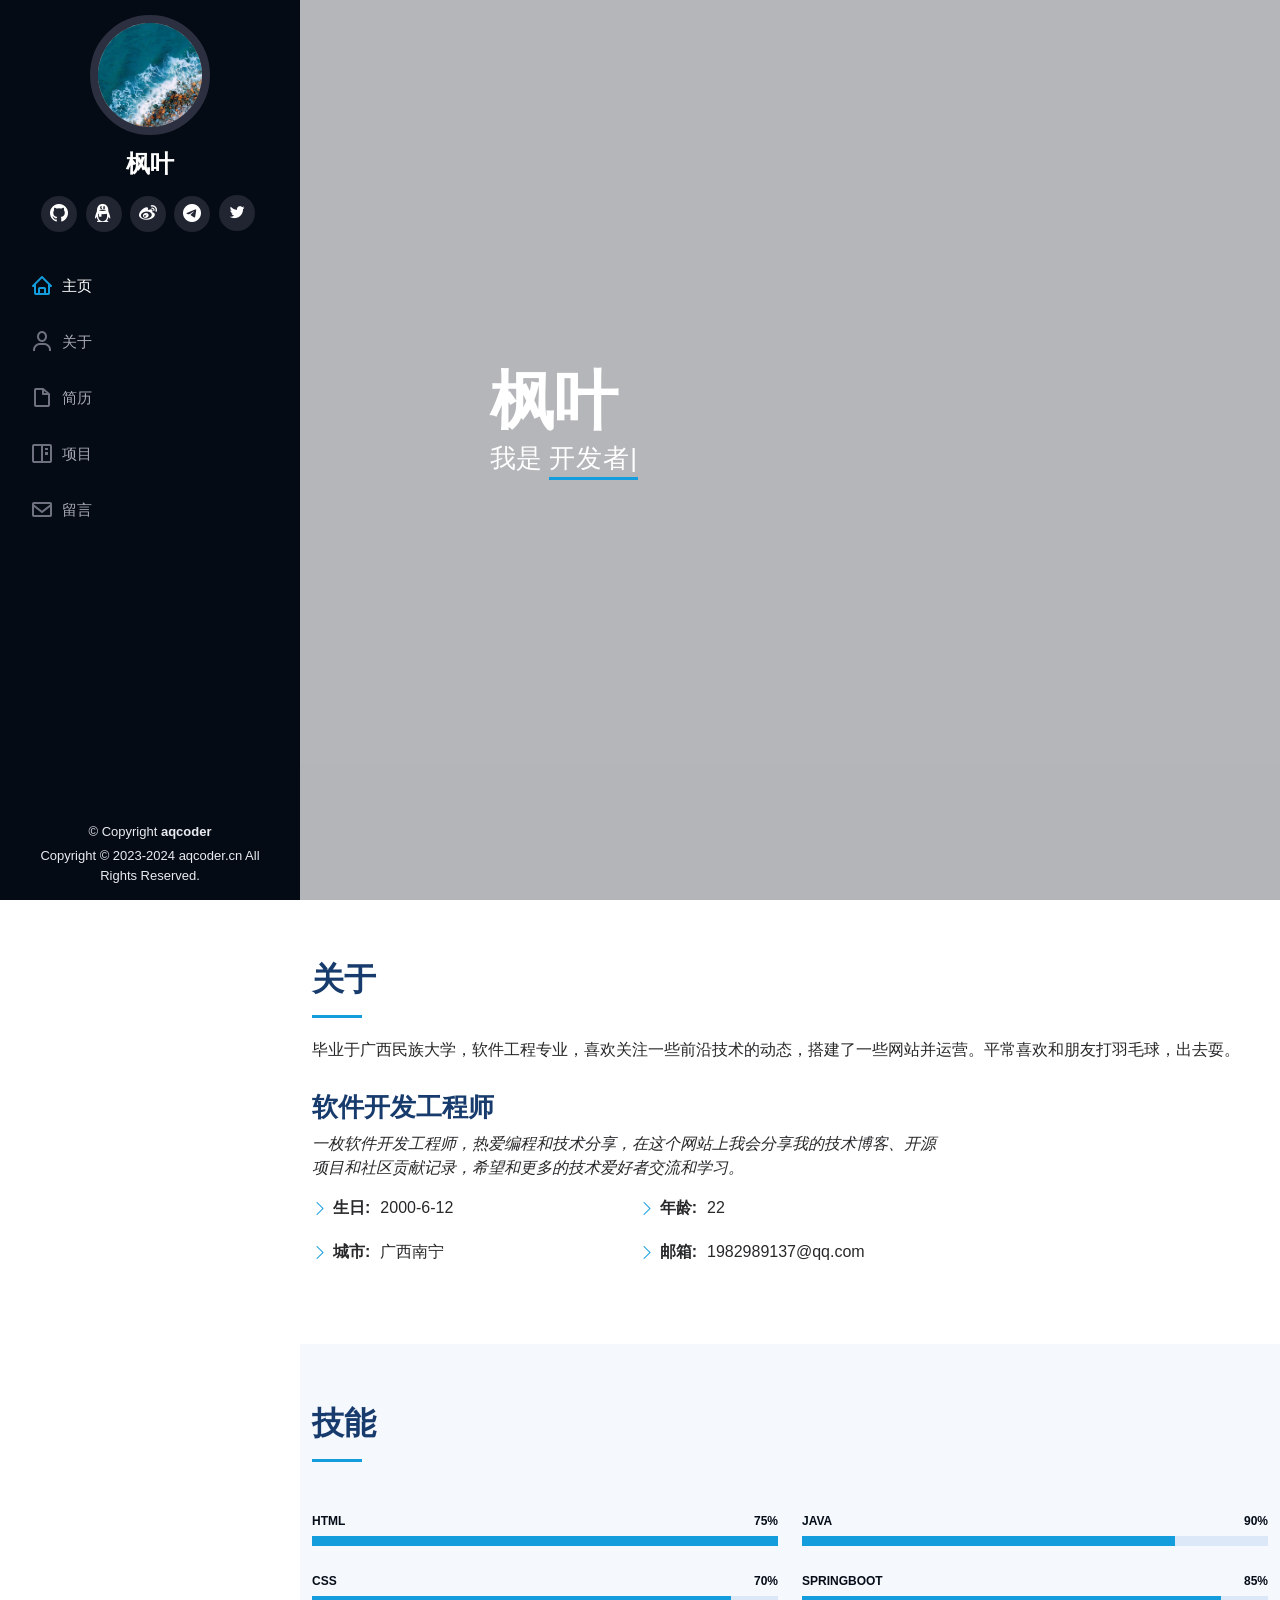
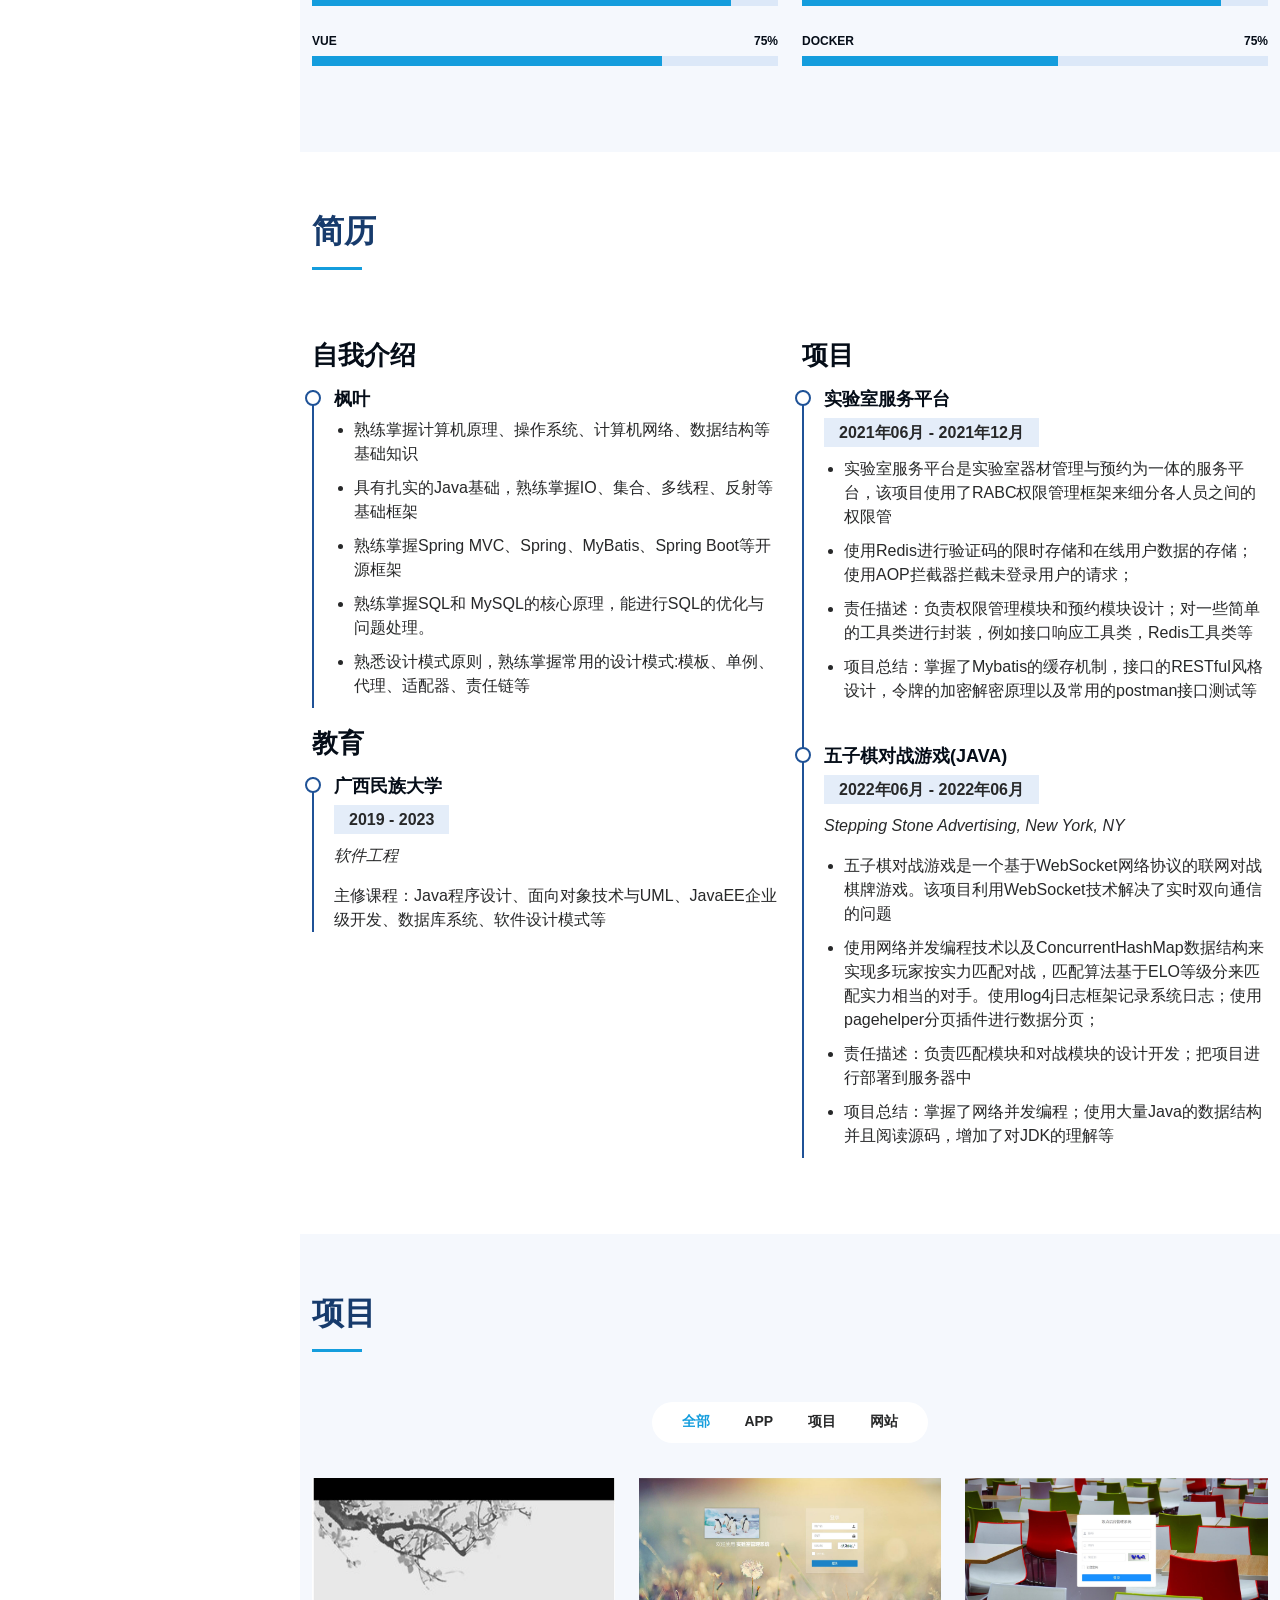
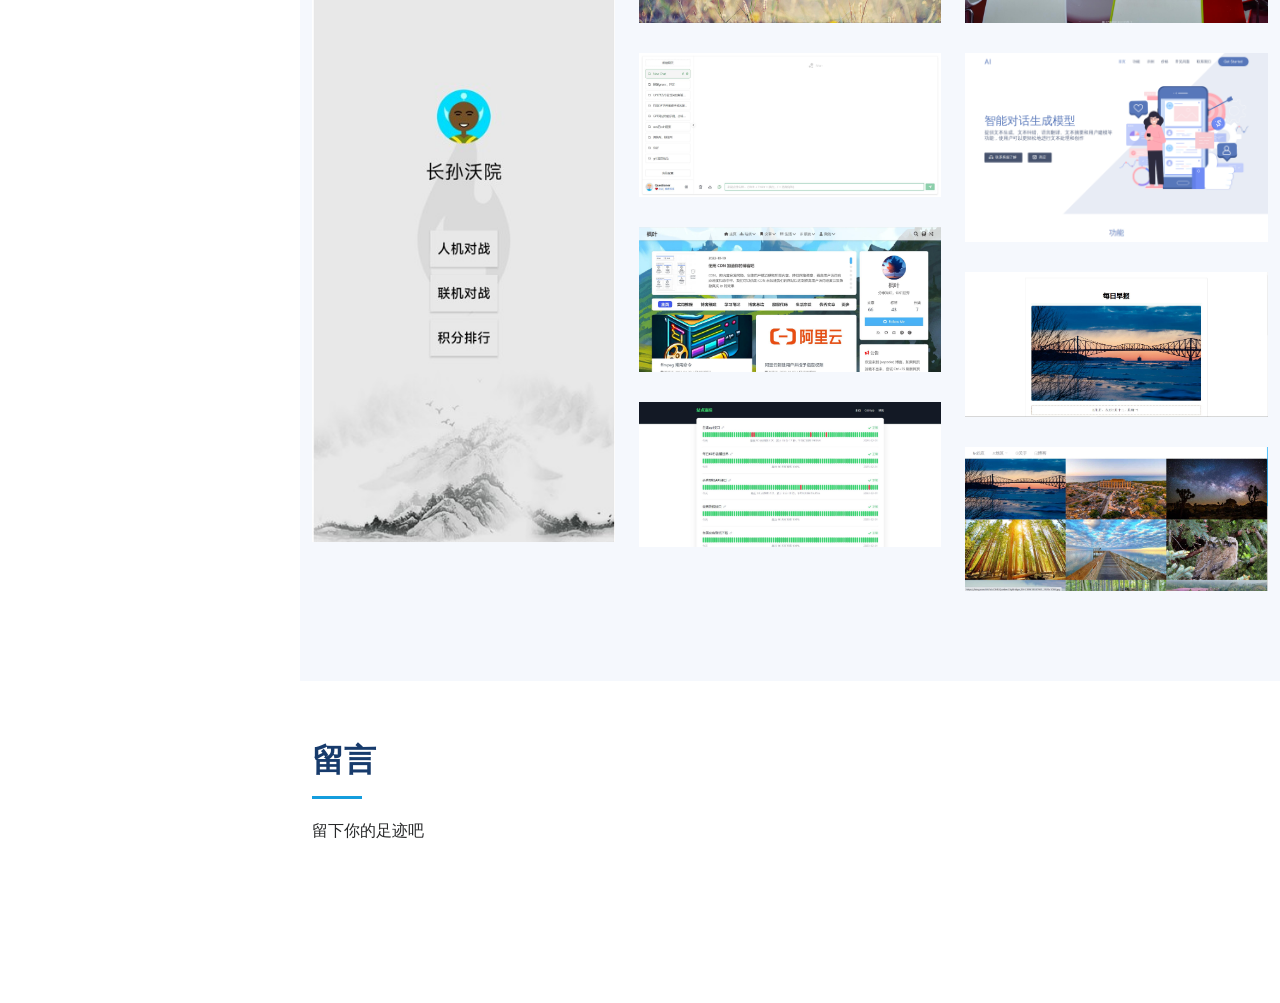
<file: index.html>
<!DOCTYPE html>
<html lang="en">

<head>
  <meta charset="utf-8">
  <meta content="width=device-width, initial-scale=1.0" name="viewport">

  <title>个人后端学习后台-个人主页</title>
  <meta content="我是一名软件开发工程师，热爱编程和技术分享，在这个网站上我会分享我的技术博客、开源项目和社区贡献记录，希望和更多的技术爱好者交流和学习" name="description">
  <meta content="博客,写作,阅读,学术研究,文化交流,编程,软件开发,技术博客,开源项目,社区贡献" name="keywords">

  <link href="assets/img/favicon.png" rel="icon">
  <link href="assets/img/apple-touch-icon.png" rel="apple-touch-icon">

  <link href="assets/vendor/aos/aos.css" rel="stylesheet">
  <link href="assets/vendor/bootstrap/css/bootstrap.min.css" rel="stylesheet">
  <link href="assets/vendor/bootstrap-icons/bootstrap-icons.css" rel="stylesheet">
  <link href="assets/vendor/boxicons/css/boxicons.min.css" rel="stylesheet">
  <link href="assets/vendor/glightbox/css/glightbox.min.css" rel="stylesheet">
  <link href="assets/vendor/swiper/swiper-bundle.min.css" rel="stylesheet">

  <link href="assets/css/style.css" rel="stylesheet">
  <script charset="UTF-8" id="LA_COLLECT" src="//sdk.51.la/js-sdk-pro.min.js"></script>
  <script>LA.init({ id: "KRFNvLFZwSFuA2NM", ck: "KRFNvLFZwSFuA2NM" })</script>

</head>

<body>

  <i class="bi bi-list mobile-nav-toggle d-xl-none"></i>

  <header id="header">
    <div class="d-flex flex-column">

      <div class="profile">
        <img src="assets/img/profile-img.jpg" alt="avatar" class="img-fluid rounded-circle">
        <h1 class="text-light"><a href="index.html">枫叶</a></h1>
        <div class="social-links mt-3 text-center">
          <a href="https://github.com/flow2000" target="_blank" class="github"><i class="bi bi-github"></i></a>
          <a href="https://res.abeim.cn/api/qq/?qq=1982989137" target="_blank" class="tencent-qq"><i
              class="bi bi-tencent-qq"></i></a>
          <a href="https://weibo.com/flow2000" target="_blank" class="weibo"><i class="bi bi-sina-weibo"></i></a>
          <a href="https://t.me/xingyueya" target="_blank" class="telegram"><i class="bi bi-telegram"></i></a>
          <a href="https://twitter.com/flow_fengye" target="_blank" class="twitter"><i class="bx bxl-twitter"></i></a>
        </div>
      </div>

      <nav id="navbar" class="nav-menu navbar">
        <ul>
          <li><a href="#hero" class="nav-link scrollto active"><i class="bx bx-home"></i> <span>主页</span></a></li>
          <li><a href="#about" class="nav-link scrollto"><i class="bx bx-user"></i> <span>关于</span></a></li>
          <li><a href="#resume" class="nav-link scrollto"><i class="bx bx-file-blank"></i> <span>简历</span></a></li>
          <li><a href="#portfolio" class="nav-link scrollto"><i class="bx bx-book-content"></i> <span>项目</span></a></li>
          <li><a href="#contact" class="nav-link scrollto"><i class="bx bx-envelope"></i> <span>留言</span></a></li>
        </ul>
      </nav>
    </div>
  </header>

  <section id="hero" class="d-flex flex-column justify-content-center align-items-center">
    <div class="hero-container" data-aos="fade-in">
      <h1>枫叶</h1>
      <p>我是 <span class="typed" data-typed-items="开发者, 程序设计师, Prompt工程师"></span></p>
    </div>
  </section>

  <main id="main">

    <section id="about" class="about">
      <div class="container">

        <div class="section-title">
          <h2>关于</h2>
          <p>毕业于广西民族大学，软件工程专业，喜欢关注一些前沿技术的动态，搭建了一些网站并运营。平常喜欢和朋友打羽毛球，出去耍。</p>
        </div>

        <div class="row">
          <div class="col-lg-8 pt-4 pt-lg-0 content" data-aos="fade-left">
            <h3>软件开发工程师</h3>
            <p class="fst-italic">
              一枚软件开发工程师，热爱编程和技术分享，在这个网站上我会分享我的技术博客、开源项目和社区贡献记录，希望和更多的技术爱好者交流和学习。
            </p>
            <div class="row">
              <div class="col-lg-6">
                <ul>
                  <li><i class="bi bi-chevron-right"></i> <strong>生日:</strong> <span>2000-6-12</span></li>
                  <li><i class="bi bi-chevron-right"></i> <strong>城市:</strong> <span>广西南宁</span></li>
                </ul>
              </div>
              <div class="col-lg-6">
                <ul>
                  <li><i class="bi bi-chevron-right"></i> <strong>年龄:</strong> <span>22</span></li>
                  <li><i class="bi bi-chevron-right"></i> <strong>邮箱:</strong> <span>1982989137@qq.com</span></li>
                </ul>
              </div>
            </div>
            <p>

            </p>
          </div>
        </div>

      </div>
    </section>

    <section id="skills" class="skills section-bg">
      <div class="container">

        <div class="section-title">
          <h2>技能</h2>
          <p></p>
        </div>

        <div class="row skills-content">

          <div class="col-lg-6" data-aos="fade-up">

            <div class="progress">
              <span class="skill">HTML <i class="val">75%</i></span>
              <div class="progress-bar-wrap">
                <div class="progress-bar" role="progressbar" aria-valuenow="100" aria-valuemin="0" aria-valuemax="100">
                </div>
              </div>
            </div>

            <div class="progress">
              <span class="skill">CSS <i class="val">70%</i></span>
              <div class="progress-bar-wrap">
                <div class="progress-bar" role="progressbar" aria-valuenow="90" aria-valuemin="0" aria-valuemax="100">
                </div>
              </div>
            </div>

            <div class="progress">
              <span class="skill">Vue <i class="val">75%</i></span>
              <div class="progress-bar-wrap">
                <div class="progress-bar" role="progressbar" aria-valuenow="75" aria-valuemin="0" aria-valuemax="100">
                </div>
              </div>
            </div>

          </div>

          <div class="col-lg-6" data-aos="fade-up" data-aos-delay="100">

            <div class="progress">
              <span class="skill">Java <i class="val">90%</i></span>
              <div class="progress-bar-wrap">
                <div class="progress-bar" role="progressbar" aria-valuenow="80" aria-valuemin="0" aria-valuemax="100">
                </div>
              </div>
            </div>

            <div class="progress">
              <span class="skill">SpringBoot <i class="val">85%</i></span>
              <div class="progress-bar-wrap">
                <div class="progress-bar" role="progressbar" aria-valuenow="90" aria-valuemin="0" aria-valuemax="100">
                </div>
              </div>
            </div>

            <div class="progress">
              <span class="skill">Docker <i class="val">75%</i></span>
              <div class="progress-bar-wrap">
                <div class="progress-bar" role="progressbar" aria-valuenow="55" aria-valuemin="0" aria-valuemax="100">
                </div>
              </div>
            </div>

          </div>

        </div>

      </div>
    </section>

    <section id="resume" class="resume">
      <div class="container">

        <div class="section-title">
          <h2>简历</h2>
        </div>

        <div class="row">
          <div class="col-lg-6" data-aos="fade-up">
            <h3 class="resume-title">自我介绍</h3>
            <div class="resume-item pb-0">
              <h4>枫叶</h4>
              <ul>
                <li>熟练掌握计算机原理、操作系统、计算机网络、数据结构等基础知识</li>
                <li>具有扎实的Java基础，熟练掌握IO、集合、多线程、反射等基础框架</li>
                <li>熟练掌握Spring MVC、Spring、MyBatis、Spring Boot等开源框架</li>
                <li>熟练掌握SQL和 MySQL的核心原理，能进行SQL的优化与问题处理。</li>
                <li>熟悉设计模式原则，熟练掌握常用的设计模式:模板、单例、代理、适配器、责任链等</li>
              </ul>
            </div>

            <h3 class="resume-title">教育</h3>
            <div class="resume-item">
              <h4>广西民族大学</h4>
              <h5>2019 - 2023</h5>
              <p><em>软件工程</em></p>
              <p>主修课程：Java程序设计、面向对象技术与UML、JavaEE企业级开发、数据库系统、软件设计模式等</p>
            </div>
          </div>
          <div class="col-lg-6" data-aos="fade-up" data-aos-delay="100">
            <h3 class="resume-title">项目</h3>
            <div class="resume-item">
              <h4>实验室服务平台</h4>
              <h5>2021年06月 - 2021年12月</h5>
              <ul>
                <li>实验室服务平台是实验室器材管理与预约为一体的服务平台，该项目使用了RABC权限管理框架来细分各人员之间的权限管</li>
                <li>使用Redis进行验证码的限时存储和在线用户数据的存储；使用AOP拦截器拦截未登录用户的请求； </li>
                <li>责任描述：负责权限管理模块和预约模块设计；对一些简单的工具类进行封装，例如接口响应工具类，Redis工具类等</li>
                <li>项目总结：掌握了Mybatis的缓存机制，接口的RESTful风格设计，令牌的加密解密原理以及常用的postman接口测试等</li>
              </ul>
            </div>
            <div class="resume-item">
              <h4>五子棋对战游戏(Java)</h4>
              <h5>2022年06月 - 2022年06月</h5>
              <p><em>Stepping Stone Advertising, New York, NY</em></p>
              <ul>
                <li>五子棋对战游戏是一个基于WebSocket网络协议的联网对战棋牌游戏。该项目利用WebSocket技术解决了实时双向通信的问题</li>
                <li>使用网络并发编程技术以及ConcurrentHashMap数据结构来实现多玩家按实力匹配对战，匹配算法基于ELO等级分来匹
                  配实力相当的对手。使用log4j日志框架记录系统日志；使用pagehelper分页插件进行数据分页；
                </li>
                <li>责任描述：负责匹配模块和对战模块的设计开发；把项目进行部署到服务器中</li>
                <li>项目总结：掌握了网络并发编程；使用大量Java的数据结构并且阅读源码，增加了对JDK的理解等</li>
              </ul>
            </div>
          </div>
        </div>

      </div>
    </section>

    <section id="portfolio" class="portfolio section-bg">
      <div class="container">

        <div class="section-title">
          <h2>项目</h2>
          <p></p>
        </div>

        <div class="row" data-aos="fade-up">
          <div class="col-lg-12 d-flex justify-content-center">
            <ul id="portfolio-flters">
              <li data-filter="*" class="filter-active">全部</li>
              <li data-filter=".filter-app">App</li>
              <li data-filter=".filter-card">项目</li>
              <li data-filter=".filter-web">网站</li>
            </ul>
          </div>
        </div>

        <div class="row portfolio-container" data-aos="fade-up" data-aos-delay="100">

          <div class="col-lg-4 col-md-6 portfolio-item filter-app">
            <div class="portfolio-wrap">
              <img src="assets/img/portfolio/portfolio-1.jpg" class="img-fluid" alt="">
              <div class="portfolio-links">
                <a href="assets/img/portfolio/portfolio-1.jpg" data-gallery="portfolioGallery"
                  class="portfolio-lightbox" title="五子棋游戏"><i class="bx bx-plus"></i></a>
                <a href="portfolio-1-details.html" title="详情"><i class="bx bx-link"></i></a>
              </div>
            </div>
          </div>

          <div class="col-lg-4 col-md-6 portfolio-item filter-card">
            <div class="portfolio-wrap">
              <img src="assets/img/portfolio/portfolio-2.jpg" class="img-fluid" alt="">
              <div class="portfolio-links">
                <a href="assets/img/portfolio/portfolio-2.jpg" data-gallery="portfolioGallery"
                  class="portfolio-lightbox" title="实验室服务平台"><i class="bx bx-plus"></i></a>
                <a href="portfolio-2-details.html" title="详情"><i class="bx bx-link"></i></a>
              </div>
            </div>
          </div>

          <div class="col-lg-4 col-md-6 portfolio-item filter-card">
            <div class="portfolio-wrap">
              <img src="assets/img/portfolio/portfolio-3.jpg" class="img-fluid" alt="">
              <div class="portfolio-links">
                <a href="assets/img/portfolio/portfolio-3.jpg" data-gallery="portfolioGallery"
                  class="portfolio-lightbox" title="毕设"><i class="bx bx-plus"></i></a>
                <a href="portfolio-3-details.html" title="详情"><i class="bx bx-link"></i></a>
              </div>
            </div>
          </div>

          <div class="col-lg-4 col-md-6 portfolio-item filter-web">
            <div class="portfolio-wrap">
              <img src="assets/img/portfolio/portfolio-4.jpg" class="img-fluid" alt="">
              <div class="portfolio-links">
                <a href="assets/img/portfolio/portfolio-4.jpg" data-gallery="portfolioGallery"
                  class="portfolio-lightbox" title="AI聊天平台主页"><i class="bx bx-plus"></i></a>
                <a href="portfolio-4-details.html" title="详情"><i class="bx bx-link"></i></a>
              </div>
            </div>
          </div>

          <div class="col-lg-4 col-md-6 portfolio-item filter-web">
            <div class="portfolio-wrap">
              <img src="assets/img/portfolio/portfolio-5.jpg" class="img-fluid" alt="">
              <div class="portfolio-links">
                <a href="assets/img/portfolio/portfolio-5.jpg" data-gallery="portfolioGallery"
                  class="portfolio-lightbox" title="GPT代理网站"><i class="bx bx-plus"></i></a>
                <a href="portfolio-5-details.html" title="详情"><i class="bx bx-link"></i></a>
              </div>
            </div>
          </div>

          <div class="col-lg-4 col-md-6 portfolio-item filter-web">
            <div class="portfolio-wrap">
              <img src="assets/img/portfolio/portfolio-6.jpg" class="img-fluid" alt="">
              <div class="portfolio-links">
                <a href="assets/img/portfolio/portfolio-6.jpg" data-gallery="portfolioGallery"
                  class="portfolio-lightbox" title="博客"><i class="bx bx-plus"></i></a>
                <a href="portfolio-6-details.html" title="详情"><i class="bx bx-link"></i></a>
              </div>
            </div>
          </div>

          <div class="col-lg-4 col-md-6 portfolio-item filter-web">
            <div class="portfolio-wrap">
              <img src="assets/img/portfolio/portfolio-7.jpg" class="img-fluid" alt="">
              <div class="portfolio-links">
                <a href="assets/img/portfolio/portfolio-7.jpg" data-gallery="portfolioGallery"
                  class="portfolio-lightbox" title="每日早报"><i class="bx bx-plus"></i></a>
                <a href="portfolio-7-details.html" title="详情"><i class="bx bx-link"></i></a>
              </div>
            </div>
          </div>

          <div class="col-lg-4 col-md-6 portfolio-item filter-web">
            <div class="portfolio-wrap">
              <img src="assets/img/portfolio/portfolio-8.jpg" class="img-fluid" alt="">
              <div class="portfolio-links">
                <a href="assets/img/portfolio/portfolio-8.jpg" data-gallery="portfolioGallery"
                  class="portfolio-lightbox" title="站点监控"><i class="bx bx-plus"></i></a>
                <a href="portfolio-8-details.html" title="详情"><i class="bx bx-link"></i></a>
              </div>
            </div>
          </div>

          <div class="col-lg-4 col-md-6 portfolio-item filter-web">
            <div class="portfolio-wrap">
              <img src="assets/img/portfolio/portfolio-9.jpg" class="img-fluid" alt="">
              <div class="portfolio-links">
                <a href="assets/img/portfolio/portfolio-9.jpg" data-gallery="portfolioGallery"
                  class="portfolio-lightbox" title="壁纸下载站"><i class="bx bx-plus"></i></a>
                <a href="portfolio-9-details.html" title="详情"><i class="bx bx-link"></i></a>
              </div>
            </div>
          </div>

        </div>

      </div>
    </section>

    <section id="contact" class="contact">
      <div class="container">

        <div class="section-title">
          <h2>留言</h2>
          <p>留下你的足迹吧</p>
        </div>

        <div class="row" data-aos="fade-in">
          <div id="tcomment"></div>
        </div>

      </div>
    </section>

  </main>

  <footer id="footer">
    <div class="container">
      <div class="copyright">
        &copy; Copyright <strong><span>aqcoder</span></strong>
      </div>
      <div class="copyright">
        Copyright © 2023-2024 aqcoder.cn All Rights Reserved.
      </div>
    </div>
  </footer>

  <a href="#" class="back-to-top d-flex align-items-center justify-content-center"><i
      class="bi bi-arrow-up-short"></i></a>

  <script src="assets/vendor/purecounter/purecounter_vanilla.js"></script>
  <script src="assets/vendor/aos/aos.js"></script>
  <script src="assets/vendor/bootstrap/js/bootstrap.bundle.min.js"></script>
  <script src="assets/vendor/glightbox/js/glightbox.min.js"></script>
  <script src="assets/vendor/isotope-layout/isotope.pkgd.min.js"></script>
  <script src="assets/vendor/swiper/swiper-bundle.min.js"></script>
  <script src="assets/vendor/typed.js/typed.min.js"></script>
  <script src="assets/vendor/waypoints/noframework.waypoints.js"></script>
  <script src="https://cdn.staticfile.org/twikoo/1.6.16/twikoo.all.min.js"></script>
  <script>
    twikoo.init({
      envId: 'https://contact.aqcoder.cn',
      el: '#tcomment',
    })
  </script>
  <script src="assets/js/main.js"></script>

</body>

</html>
</file>
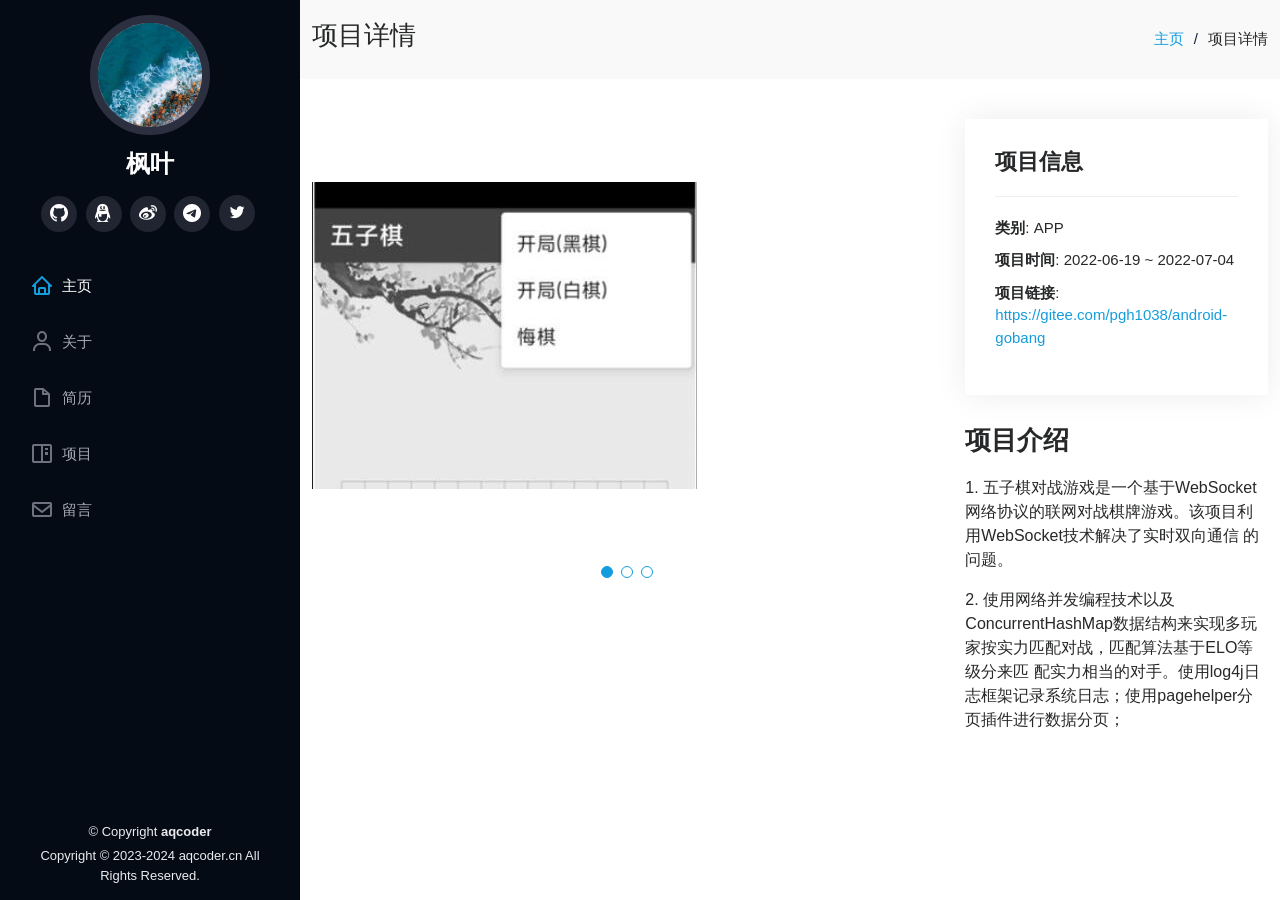
<file: portfolio-1-details.html>
<!DOCTYPE html>
<html lang="en">

<head>
  <meta charset="utf-8">
  <meta content="width=device-width, initial-scale=1.0" name="viewport">

  <title>项目详情</title>
  <meta content="欢迎来到我项目介绍！在这里，您可以了解我的项目详细情况" name="description">
  <meta content="项目介绍,五子棋,对战游戏,WebSocket网络协议,联网,实时双向通信技术,网络并发编程技术,ConcurrentHashMap数据结构,多玩家,实力匹配对战,ELO等级分,log4j日志框架,pagehelper分页插件,系统日志" name="keywords">

  <link href="assets/img/favicon.png" rel="icon">
  <link href="assets/img/apple-touch-icon.png" rel="apple-touch-icon">

  <link href="assets/vendor/aos/aos.css" rel="stylesheet">
  <link href="assets/vendor/bootstrap/css/bootstrap.min.css" rel="stylesheet">
  <link href="assets/vendor/bootstrap-icons/bootstrap-icons.css" rel="stylesheet">
  <link href="assets/vendor/boxicons/css/boxicons.min.css" rel="stylesheet">
  <link href="assets/vendor/glightbox/css/glightbox.min.css" rel="stylesheet">
  <link href="assets/vendor/swiper/swiper-bundle.min.css" rel="stylesheet">

  <link href="assets/css/style.css" rel="stylesheet">

</head>

<body>

  <i class="bi bi-list mobile-nav-toggle d-xl-none"></i>

  <header id="header">
    <div class="d-flex flex-column">

      <div class="profile">
        <img src="assets/img/profile-img.jpg" alt="avatar" class="img-fluid rounded-circle">
        <h1 class="text-light"><a href="index.html">枫叶</a></h1>
        <div class="social-links mt-3 text-center">
          <a href="https://github.com/flow2000" target="_blank" class="github"><i class="bi bi-github"></i></a>
          <a href="https://res.abeim.cn/api/qq/?qq=1982989137" target="_blank" class="tencent-qq"><i
              class="bi bi-tencent-qq"></i></a>
          <a href="https://weibo.com/flow2000" target="_blank" class="weibo"><i class="bi bi-sina-weibo"></i></a>
          <a href="https://t.me/xingyueya" target="_blank" class="telegram"><i class="bi bi-telegram"></i></a>
          <a href="https://twitter.com/flow_fengye" target="_blank" class="twitter"><i class="bx bxl-twitter"></i></a>
        </div>
      </div>

      <nav id="navbar" class="nav-menu navbar">
        <ul>
          <li><a href="index.html#hero" class="nav-link scrollto active"><i class="bx bx-home"></i> <span>主页</span></a>
          </li>
          <li><a href="index.html#about" class="nav-link scrollto"><i class="bx bx-user"></i> <span>关于</span></a></li>
          <li><a href="index.html#resume" class="nav-link scrollto"><i class="bx bx-file-blank"></i> <span>简历</span></a>
          </li>
          <li><a href="index.html#portfolio" class="nav-link scrollto"><i class="bx bx-book-content"></i>
              <span>项目</span></a></li>
          <li><a href="index.html#contact" class="nav-link scrollto"><i class="bx bx-envelope"></i> <span>留言</span></a>
          </li>
        </ul>
      </nav>
    </div>
  </header>

  <main id="main">

    <section id="breadcrumbs" class="breadcrumbs">
      <div class="container">

        <div class="d-flex justify-content-between align-items-center">
          <h2>项目详情</h2>
          <ol>
            <li><a href="index.html">主页</a></li>
            <li>项目详情</li>
          </ol>
        </div>

      </div>
    </section>

    <section id="portfolio-details" class="portfolio-details">
      <div class="container">

        <div class="row gy-4">

          <div class="col-lg-8">
            <div class="portfolio-details-slider swiper">
              <div class="swiper-wrapper align-items-center">

                <div class="swiper-slide">
                  <img src="assets/img/portfolio-1-details/portfolio-details-1.jpg" alt="五子棋对战游戏" style="width: auto;">
                </div>

                <div class="swiper-slide">
                  <img src="assets/img/portfolio-1-details/portfolio-details-2.jpg" alt="五子棋对战游戏" style="width: auto;">
                </div>

                <div class="swiper-slide">
                  <img src="assets/img/portfolio-1-details/portfolio-details-3.jpg" alt="五子棋对战游戏" style="width: auto;">
                </div>

              </div>
              <div class="swiper-pagination"></div>
            </div>
          </div>

          <div class="col-lg-4">
            <div class="portfolio-info">
              <h3>项目信息</h3>
              <ul>
                <li><strong>类别</strong>: APP</li>
                <li><strong>项目时间</strong>: 2022-06-19 ~ 2022-07-04</li>
                <li><strong>项目链接</strong>: <a href="https://gitee.com/pgh1038/android-gobang"
                    target="_blank">https://gitee.com/pgh1038/android-gobang</a></li>
              </ul>
            </div>
            <div class="portfolio-description">
              <h2>项目介绍</h2>
              <p>
                1. 五子棋对战游戏是一个基于WebSocket网络协议的联网对战棋牌游戏。该项目利用WebSocket技术解决了实时双向通信
                的问题。
              </p>
              <p>2. 使用网络并发编程技术以及ConcurrentHashMap数据结构来实现多玩家按实力匹配对战，匹配算法基于ELO等级分来匹
                配实力相当的对手。使用log4j日志框架记录系统日志；使用pagehelper分页插件进行数据分页；</p>
            </div>
          </div>

        </div>

      </div>
    </section>

  </main>

  <footer id="footer">
    <div class="container">
      <div class="copyright">
        &copy; Copyright <strong><span>aqcoder</span></strong>
      </div>
      <div class="copyright">
        Copyright © 2023-2024 aqcoder.cn All Rights Reserved.
      </div>
    </div>
  </footer>

  <a href="#" class="back-to-top d-flex align-items-center justify-content-center"><i
      class="bi bi-arrow-up-short"></i></a>

  <script src="assets/vendor/purecounter/purecounter_vanilla.js"></script>
  <script src="assets/vendor/aos/aos.js"></script>
  <script src="assets/vendor/bootstrap/js/bootstrap.bundle.min.js"></script>
  <script src="assets/vendor/glightbox/js/glightbox.min.js"></script>
  <script src="assets/vendor/isotope-layout/isotope.pkgd.min.js"></script>
  <script src="assets/vendor/swiper/swiper-bundle.min.js"></script>
  <script src="assets/vendor/typed.js/typed.min.js"></script>
  <script src="assets/vendor/waypoints/noframework.waypoints.js"></script>

  <script src="assets/js/main.js"></script>

</body>

</html>
</file>
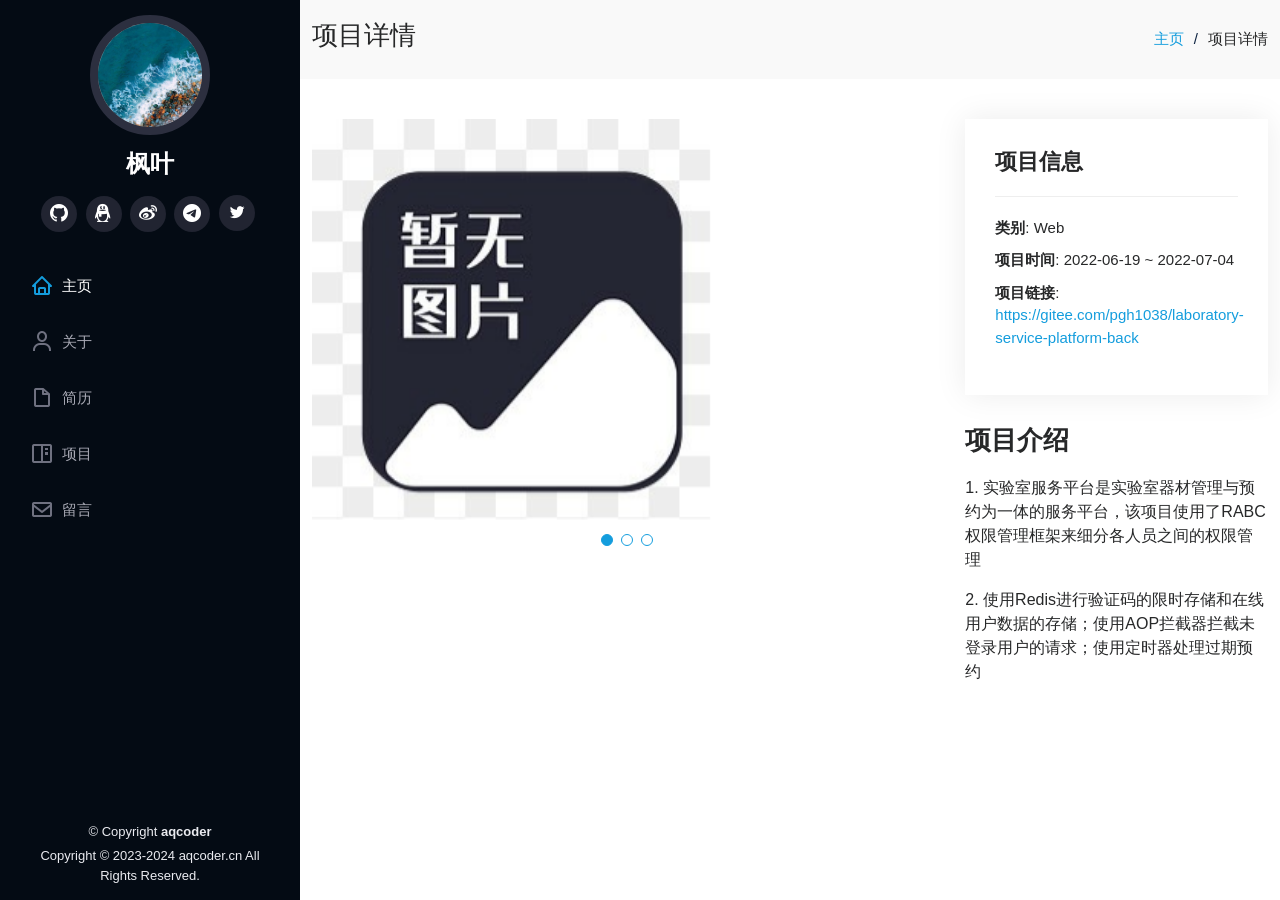
<file: portfolio-2-details.html>
<!DOCTYPE html>
<html lang="en">

<head>
  <meta charset="utf-8">
  <meta content="width=device-width, initial-scale=1.0" name="viewport">

  <title>项目详情</title>
  <meta content="欢迎来到我项目介绍！在这里，您可以了解我的项目详细情况" name="description">
  <meta content="项目介绍,实验室服务平台,器材管理,预约,RABC权限管理框架,权限管理,Redis,验证码限时存储,在线用户数据存储,AOP拦截器,未登录用户请求拦截,定时器,过期预约处理"
    name="keywords">

  <link href="assets/img/favicon.png" rel="icon">
  <link href="assets/img/apple-touch-icon.png" rel="apple-touch-icon">

  <link href="assets/vendor/aos/aos.css" rel="stylesheet">
  <link href="assets/vendor/bootstrap/css/bootstrap.min.css" rel="stylesheet">
  <link href="assets/vendor/bootstrap-icons/bootstrap-icons.css" rel="stylesheet">
  <link href="assets/vendor/boxicons/css/boxicons.min.css" rel="stylesheet">
  <link href="assets/vendor/glightbox/css/glightbox.min.css" rel="stylesheet">
  <link href="assets/vendor/swiper/swiper-bundle.min.css" rel="stylesheet">

  <link href="assets/css/style.css" rel="stylesheet">

</head>

<body>

  <i class="bi bi-list mobile-nav-toggle d-xl-none"></i>

  <header id="header">
    <div class="d-flex flex-column">

      <div class="profile">
        <img src="assets/img/profile-img.jpg" alt="avatar" class="img-fluid rounded-circle">
        <h1 class="text-light"><a href="index.html">枫叶</a></h1>
        <div class="social-links mt-3 text-center">
          <a href="https://github.com/flow2000" target="_blank" class="github"><i class="bi bi-github"></i></a>
          <a href="https://res.abeim.cn/api/qq/?qq=1982989137" target="_blank" class="tencent-qq"><i
              class="bi bi-tencent-qq"></i></a>
          <a href="https://weibo.com/flow2000" target="_blank" class="weibo"><i class="bi bi-sina-weibo"></i></a>
          <a href="https://t.me/xingyueya" target="_blank" class="telegram"><i class="bi bi-telegram"></i></a>
          <a href="https://twitter.com/flow_fengye" target="_blank" class="twitter"><i class="bx bxl-twitter"></i></a>
        </div>
      </div>

      <nav id="navbar" class="nav-menu navbar">
        <ul>
          <li><a href="index.html#hero" class="nav-link scrollto active"><i class="bx bx-home"></i> <span>主页</span></a>
          </li>
          <li><a href="index.html#about" class="nav-link scrollto"><i class="bx bx-user"></i> <span>关于</span></a></li>
          <li><a href="index.html#resume" class="nav-link scrollto"><i class="bx bx-file-blank"></i> <span>简历</span></a>
          </li>
          <li><a href="index.html#portfolio" class="nav-link scrollto"><i class="bx bx-book-content"></i>
              <span>项目</span></a></li>
          <li><a href="index.html#contact" class="nav-link scrollto"><i class="bx bx-envelope"></i> <span>留言</span></a>
          </li>
        </ul>
      </nav>
    </div>
  </header>

  <main id="main">

    <section id="breadcrumbs" class="breadcrumbs">
      <div class="container">

        <div class="d-flex justify-content-between align-items-center">
          <h2>项目详情</h2>
          <ol>
            <li><a href="index.html">主页</a></li>
            <li>项目详情</li>
          </ol>
        </div>

      </div>
    </section>

    <section id="portfolio-details" class="portfolio-details">
      <div class="container">

        <div class="row gy-4">

          <div class="col-lg-8">
            <div class="portfolio-details-slider swiper">
              <div class="swiper-wrapper align-items-center">

                <div class="swiper-slide">
                  <img src="assets/img/portfolio-2-details/portfolio-details-1.jpg" alt="实验室服务平台"
                    style="width: auto;height: 400px;">
                </div>

                <div class="swiper-slide">
                  <img src="assets/img/portfolio-2-details/portfolio-details-2.jpg" alt="实验室服务平台"
                    style="width: auto;height: 400px;">
                </div>

                <div class="swiper-slide">
                  <img src="assets/img/portfolio-2-details/portfolio-details-3.jpg" alt="实验室服务平台"
                    style="width: auto;height: 400px;">
                </div>

              </div>
              <div class="swiper-pagination"></div>
            </div>
          </div>

          <div class="col-lg-4">
            <div class="portfolio-info">
              <h3>项目信息</h3>
              <ul>
                <li><strong>类别</strong>: Web</li>
                <li><strong>项目时间</strong>: 2022-06-19 ~ 2022-07-04</li>
                <li><strong>项目链接</strong>: <a href="https://gitee.com/pgh1038/laboratory-service-platform-back"
                    target="_blank">https://gitee.com/pgh1038/laboratory-service-platform-back</a></li>
              </ul>
            </div>
            <div class="portfolio-description">
              <h2>项目介绍</h2>
              <p>
                1. 实验室服务平台是实验室器材管理与预约为一体的服务平台，该项目使用了RABC权限管理框架来细分各人员之间的权限管
                理
              </p>
              <p>2. 使用Redis进行验证码的限时存储和在线用户数据的存储；使用AOP拦截器拦截未登录用户的请求；使用定时器处理过期预
                约</p>
            </div>
          </div>

        </div>

      </div>
    </section>

  </main>

  <footer id="footer">
    <div class="container">
      <div class="copyright">
        &copy; Copyright <strong><span>aqcoder</span></strong>
      </div>
      <div class="copyright">
        Copyright © 2023-2024 aqcoder.cn All Rights Reserved.
      </div>
    </div>
  </footer>

  <a href="#" class="back-to-top d-flex align-items-center justify-content-center"><i
      class="bi bi-arrow-up-short"></i></a>

  <script src="assets/vendor/purecounter/purecounter_vanilla.js"></script>
  <script src="assets/vendor/aos/aos.js"></script>
  <script src="assets/vendor/bootstrap/js/bootstrap.bundle.min.js"></script>
  <script src="assets/vendor/glightbox/js/glightbox.min.js"></script>
  <script src="assets/vendor/isotope-layout/isotope.pkgd.min.js"></script>
  <script src="assets/vendor/swiper/swiper-bundle.min.js"></script>
  <script src="assets/vendor/typed.js/typed.min.js"></script>
  <script src="assets/vendor/waypoints/noframework.waypoints.js"></script>

  <script src="assets/js/main.js"></script>

</body>

</html>
</file>
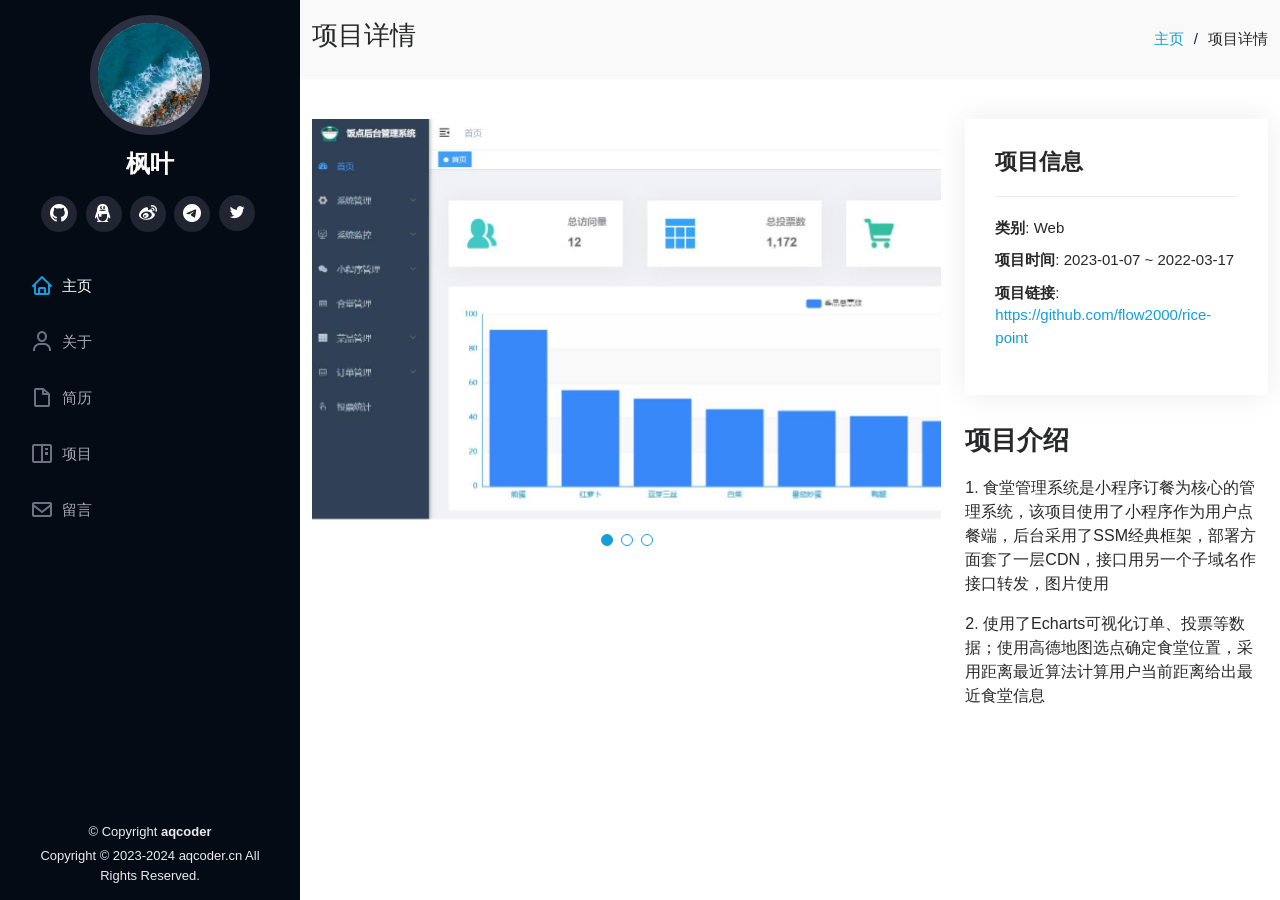
<file: portfolio-3-details.html>
<!DOCTYPE html>
<html lang="en">

<head>
  <meta charset="utf-8">
  <meta content="width=device-width, initial-scale=1.0" name="viewport">

  <title>项目详情</title>
  <meta content="欢迎来到我项目介绍！在这里，您可以了解我的项目详细情况" name="description">
  <meta content="项目介绍,食堂管理系统,小程序,订餐,SSM经典框架,CDN部署,子域名接口转发,图片,Echarts可视化,订单数据,投票数据,高德地图,选点,食堂位置,距离最近算法,用户当前距离,最近食堂信息" name="keywords">

  <link href="assets/img/favicon.png" rel="icon">
  <link href="assets/img/apple-touch-icon.png" rel="apple-touch-icon">

  <link href="assets/vendor/aos/aos.css" rel="stylesheet">
  <link href="assets/vendor/bootstrap/css/bootstrap.min.css" rel="stylesheet">
  <link href="assets/vendor/bootstrap-icons/bootstrap-icons.css" rel="stylesheet">
  <link href="assets/vendor/boxicons/css/boxicons.min.css" rel="stylesheet">
  <link href="assets/vendor/glightbox/css/glightbox.min.css" rel="stylesheet">
  <link href="assets/vendor/swiper/swiper-bundle.min.css" rel="stylesheet">

  <link href="assets/css/style.css" rel="stylesheet">

</head>

<body>

  <i class="bi bi-list mobile-nav-toggle d-xl-none"></i>

  <header id="header">
    <div class="d-flex flex-column">

      <div class="profile">
        <img src="assets/img/profile-img.jpg" alt="avatar" class="img-fluid rounded-circle">
        <h1 class="text-light"><a href="index.html">枫叶</a></h1>
        <div class="social-links mt-3 text-center">
          <a href="https://github.com/flow2000" target="_blank" class="github"><i class="bi bi-github"></i></a>
          <a href="https://res.abeim.cn/api/qq/?qq=1982989137" target="_blank" class="tencent-qq"><i
              class="bi bi-tencent-qq"></i></a>
          <a href="https://weibo.com/flow2000" target="_blank" class="weibo"><i class="bi bi-sina-weibo"></i></a>
          <a href="https://t.me/xingyueya" target="_blank" class="telegram"><i class="bi bi-telegram"></i></a>
          <a href="https://twitter.com/flow_fengye" target="_blank" class="twitter"><i class="bx bxl-twitter"></i></a>
        </div>
      </div>

      <nav id="navbar" class="nav-menu navbar">
        <ul>
          <li><a href="index.html#hero" class="nav-link scrollto active"><i class="bx bx-home"></i> <span>主页</span></a>
          </li>
          <li><a href="index.html#about" class="nav-link scrollto"><i class="bx bx-user"></i> <span>关于</span></a></li>
          <li><a href="index.html#resume" class="nav-link scrollto"><i class="bx bx-file-blank"></i> <span>简历</span></a>
          </li>
          <li><a href="index.html#portfolio" class="nav-link scrollto"><i class="bx bx-book-content"></i>
              <span>项目</span></a></li>
          <li><a href="index.html#contact" class="nav-link scrollto"><i class="bx bx-envelope"></i> <span>留言</span></a>
          </li>
        </ul>
      </nav>
    </div>
  </header>

  <main id="main">

    <section id="breadcrumbs" class="breadcrumbs">
      <div class="container">

        <div class="d-flex justify-content-between align-items-center">
          <h2>项目详情</h2>
          <ol>
            <li><a href="index.html">主页</a></li>
            <li>项目详情</li>
          </ol>
        </div>

      </div>
    </section>

    <section id="portfolio-details" class="portfolio-details">
      <div class="container">

        <div class="row gy-4">

          <div class="col-lg-8">
            <div class="portfolio-details-slider swiper">
              <div class="swiper-wrapper align-items-center">

                <div class="swiper-slide">
                  <img src="assets/img/portfolio-3-details/portfolio-details-1.jpg" alt="毕设"
                    style="width: auto;height: 400px;">
                </div>

                <div class="swiper-slide">
                  <img src="assets/img/portfolio-3-details/portfolio-details-2.jpg" alt="毕设"
                    style="width: auto;height: 400px;">
                </div>

                <div class="swiper-slide">
                  <img src="assets/img/portfolio-3-details/portfolio-details-3.jpg" alt="毕设"
                    style="width: auto;height: 400px;">
                </div>

              </div>
              <div class="swiper-pagination"></div>
            </div>
          </div>

          <div class="col-lg-4">
            <div class="portfolio-info">
              <h3>项目信息</h3>
              <ul>
                <li><strong>类别</strong>: Web</li>
                <li><strong>项目时间</strong>: 2023-01-07 ~ 2022-03-17</li>
                <li><strong>项目链接</strong>: <a href="https://github.com/flow2000/rice-point"
                    target="_blank">https://github.com/flow2000/rice-point</a></li>
              </ul>
            </div>
            <div class="portfolio-description">
              <h2>项目介绍</h2>
              <p>
                1. 食堂管理系统是小程序订餐为核心的管理系统，该项目使用了小程序作为用户点餐端，后台采用了SSM经典框架，部署方面套了一层CDN，接口用另一个子域名作接口转发，图片使用
              </p>
              <p>2. 使用了Echarts可视化订单、投票等数据；使用高德地图选点确定食堂位置，采用距离最近算法计算用户当前距离给出最近食堂信息</p>
            </div>
          </div>

        </div>

      </div>
    </section>

  </main>

  <footer id="footer">
    <div class="container">
      <div class="copyright">
        &copy; Copyright <strong><span>aqcoder</span></strong>
      </div>
      <div class="copyright">
        Copyright © 2023-2024 aqcoder.cn All Rights Reserved.
      </div>
    </div>
  </footer>

  <a href="#" class="back-to-top d-flex align-items-center justify-content-center"><i
      class="bi bi-arrow-up-short"></i></a>

  <script src="assets/vendor/purecounter/purecounter_vanilla.js"></script>
  <script src="assets/vendor/aos/aos.js"></script>
  <script src="assets/vendor/bootstrap/js/bootstrap.bundle.min.js"></script>
  <script src="assets/vendor/glightbox/js/glightbox.min.js"></script>
  <script src="assets/vendor/isotope-layout/isotope.pkgd.min.js"></script>
  <script src="assets/vendor/swiper/swiper-bundle.min.js"></script>
  <script src="assets/vendor/typed.js/typed.min.js"></script>
  <script src="assets/vendor/waypoints/noframework.waypoints.js"></script>

  <script src="assets/js/main.js"></script>

</body>

</html>
</file>
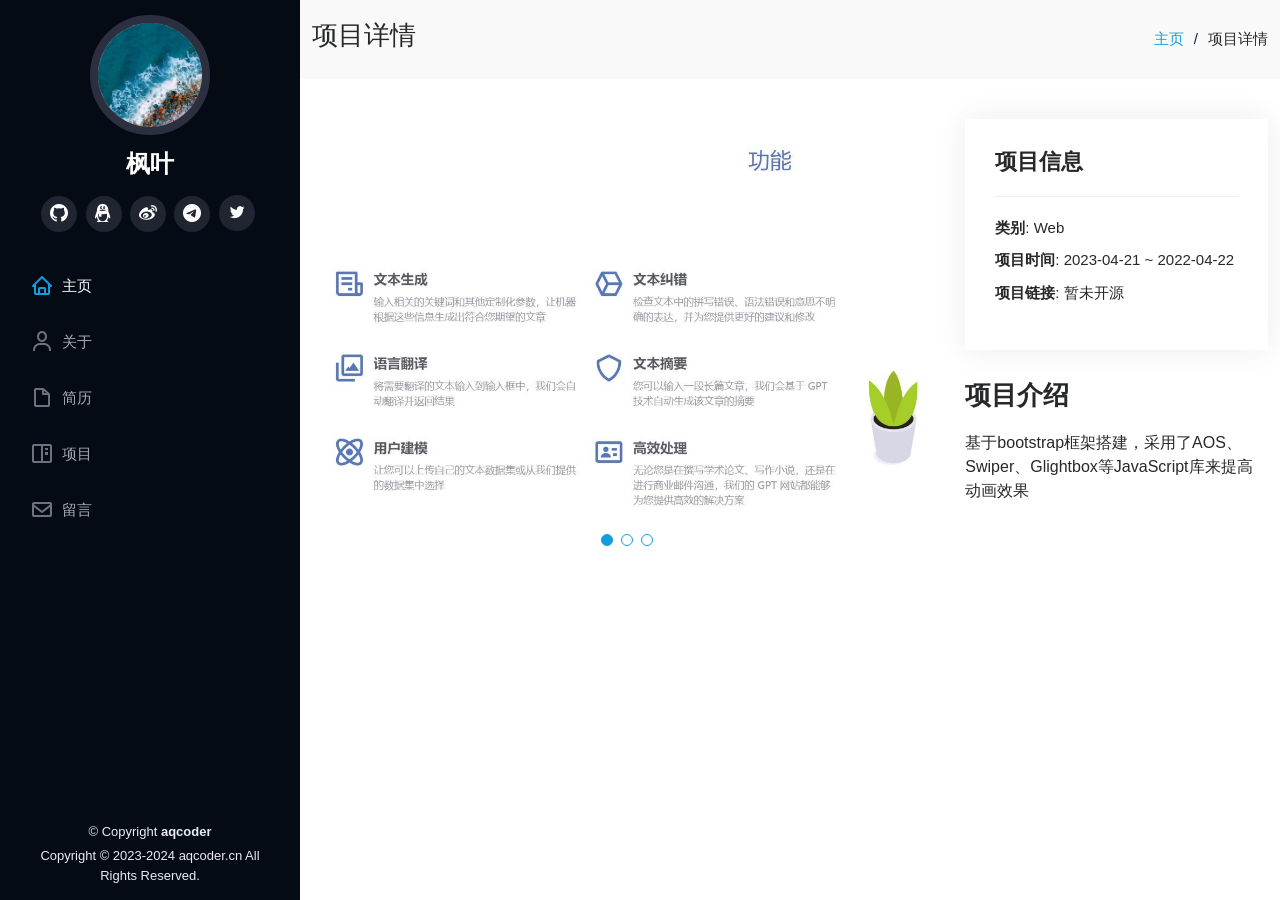
<file: portfolio-4-details.html>
<!DOCTYPE html>
<html lang="en">

<head>
  <meta charset="utf-8">
  <meta content="width=device-width, initial-scale=1.0" name="viewport">

  <title>项目详情</title>
  <meta content="欢迎来到我项目介绍！在这里，您可以了解我的项目详细情况" name="description">
  <meta content="项目介绍,Bootstrap框架,AOS库,Swiper库,Glightbox库,JavaScript库,动画效果" name="keywords">

  <link href="assets/img/favicon.png" rel="icon">
  <link href="assets/img/apple-touch-icon.png" rel="apple-touch-icon">

  <link href="assets/vendor/aos/aos.css" rel="stylesheet">
  <link href="assets/vendor/bootstrap/css/bootstrap.min.css" rel="stylesheet">
  <link href="assets/vendor/bootstrap-icons/bootstrap-icons.css" rel="stylesheet">
  <link href="assets/vendor/boxicons/css/boxicons.min.css" rel="stylesheet">
  <link href="assets/vendor/glightbox/css/glightbox.min.css" rel="stylesheet">
  <link href="assets/vendor/swiper/swiper-bundle.min.css" rel="stylesheet">

  <link href="assets/css/style.css" rel="stylesheet">

</head>

<body>

  <i class="bi bi-list mobile-nav-toggle d-xl-none"></i>

  <header id="header">
    <div class="d-flex flex-column">

      <div class="profile">
        <img src="assets/img/profile-img.jpg" alt="avatar" class="img-fluid rounded-circle">
        <h1 class="text-light"><a href="index.html">枫叶</a></h1>
        <div class="social-links mt-3 text-center">
          <a href="https://github.com/flow2000" target="_blank" class="github"><i class="bi bi-github"></i></a>
          <a href="https://res.abeim.cn/api/qq/?qq=1982989137" target="_blank" class="tencent-qq"><i
              class="bi bi-tencent-qq"></i></a>
          <a href="https://weibo.com/flow2000" target="_blank" class="weibo"><i class="bi bi-sina-weibo"></i></a>
          <a href="https://t.me/xingyueya" target="_blank" class="telegram"><i class="bi bi-telegram"></i></a>
          <a href="https://twitter.com/flow_fengye" target="_blank" class="twitter"><i class="bx bxl-twitter"></i></a>
        </div>
      </div>

      <nav id="navbar" class="nav-menu navbar">
        <ul>
          <li><a href="index.html#hero" class="nav-link scrollto active"><i class="bx bx-home"></i> <span>主页</span></a>
          </li>
          <li><a href="index.html#about" class="nav-link scrollto"><i class="bx bx-user"></i> <span>关于</span></a></li>
          <li><a href="index.html#resume" class="nav-link scrollto"><i class="bx bx-file-blank"></i> <span>简历</span></a>
          </li>
          <li><a href="index.html#portfolio" class="nav-link scrollto"><i class="bx bx-book-content"></i>
              <span>项目</span></a></li>
          <li><a href="index.html#contact" class="nav-link scrollto"><i class="bx bx-envelope"></i> <span>留言</span></a>
          </li>
        </ul>
      </nav>
    </div>
  </header>

  <main id="main">

    <section id="breadcrumbs" class="breadcrumbs">
      <div class="container">

        <div class="d-flex justify-content-between align-items-center">
          <h2>项目详情</h2>
          <ol>
            <li><a href="index.html">主页</a></li>
            <li>项目详情</li>
          </ol>
        </div>

      </div>
    </section>

    <section id="portfolio-details" class="portfolio-details">
      <div class="container">

        <div class="row gy-4">

          <div class="col-lg-8">
            <div class="portfolio-details-slider swiper">
              <div class="swiper-wrapper align-items-center">

                <div class="swiper-slide">
                  <img src="assets/img/portfolio-4-details/portfolio-details-1.jpg" alt="AI聊天平台主页"
                    style="width: auto;height: 400px;">
                </div>

                <div class="swiper-slide">
                  <img src="assets/img/portfolio-4-details/portfolio-details-2.jpg" alt="AI聊天平台主页"
                    style="width: auto;height: 400px;">
                </div>

                <div class="swiper-slide">
                  <img src="assets/img/portfolio-4-details/portfolio-details-3.jpg" alt="AI聊天平台主页"
                    style="width: auto;height: 400px;">
                </div>

              </div>
              <div class="swiper-pagination"></div>
            </div>
          </div>

          <div class="col-lg-4">
            <div class="portfolio-info">
              <h3>项目信息</h3>
              <ul>
                <li><strong>类别</strong>: Web</li>
                <li><strong>项目时间</strong>: 2023-04-21 ~ 2022-04-22</li>
                <li><strong>项目链接</strong>: 暂未开源</li>
              </ul>
            </div>
            <div class="portfolio-description">
              <h2>项目介绍</h2>
              <p>
                基于bootstrap框架搭建，采用了AOS、Swiper、Glightbox等JavaScript库来提高动画效果
              </p>
            </div>
          </div>

        </div>

      </div>
    </section>

  </main>

  <footer id="footer">
    <div class="container">
      <div class="copyright">
        &copy; Copyright <strong><span>aqcoder</span></strong>
      </div>
      <div class="copyright">
        Copyright © 2023-2024 aqcoder.cn All Rights Reserved.
      </div>
    </div>
  </footer>

  <a href="#" class="back-to-top d-flex align-items-center justify-content-center"><i
      class="bi bi-arrow-up-short"></i></a>

  <script src="assets/vendor/purecounter/purecounter_vanilla.js"></script>
  <script src="assets/vendor/aos/aos.js"></script>
  <script src="assets/vendor/bootstrap/js/bootstrap.bundle.min.js"></script>
  <script src="assets/vendor/glightbox/js/glightbox.min.js"></script>
  <script src="assets/vendor/isotope-layout/isotope.pkgd.min.js"></script>
  <script src="assets/vendor/swiper/swiper-bundle.min.js"></script>
  <script src="assets/vendor/typed.js/typed.min.js"></script>
  <script src="assets/vendor/waypoints/noframework.waypoints.js"></script>

  <script src="assets/js/main.js"></script>

</body>

</html>
</file>
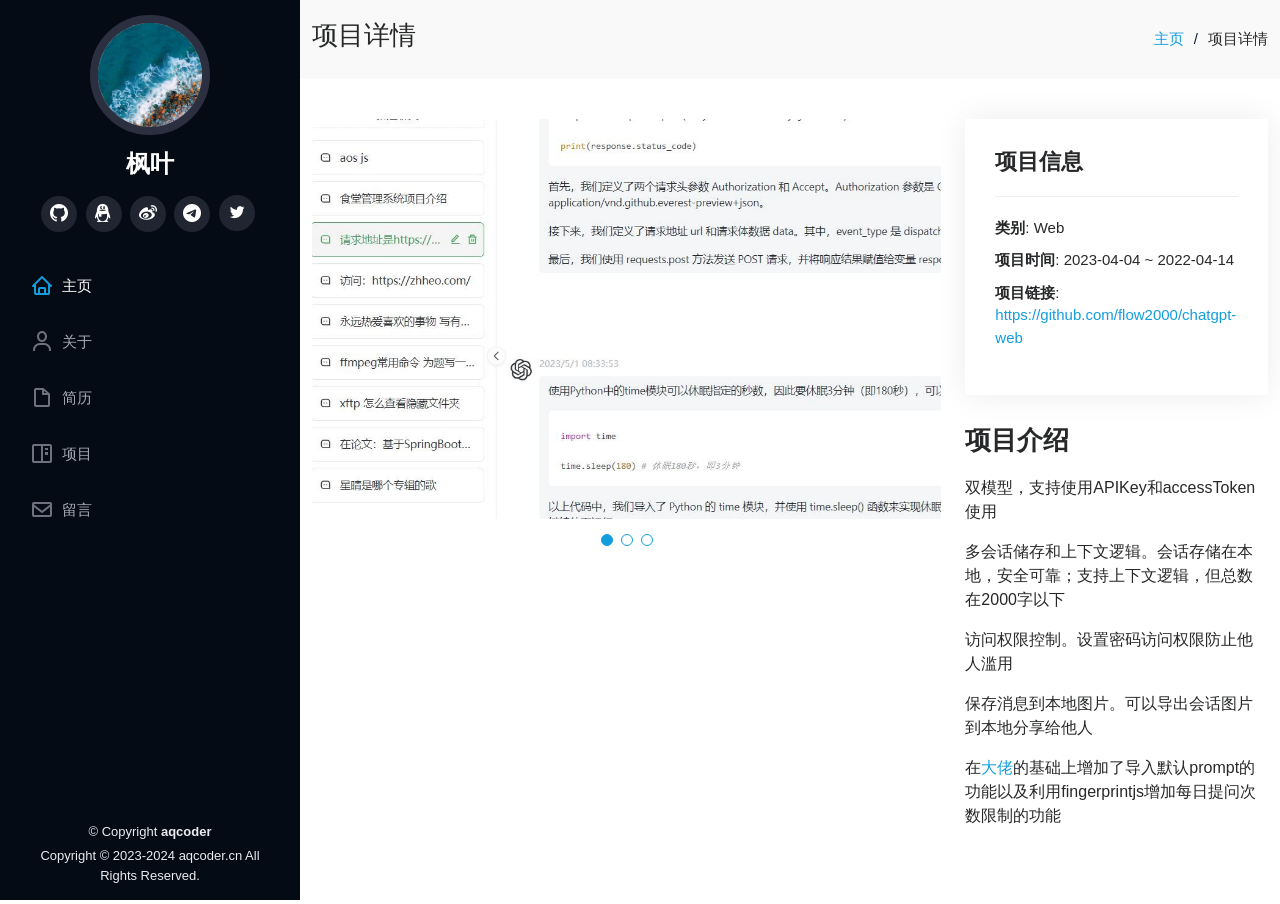
<file: portfolio-5-details.html>
<!DOCTYPE html>
<html lang="en">

<head>
  <meta charset="utf-8">
  <meta content="width=device-width, initial-scale=1.0" name="viewport">

  <title>项目详情</title>
  <meta content="欢迎来到我项目介绍！在这里，您可以了解我的项目详细情况" name="description">
  <meta content="项目介绍,双模型,APIKey,accessToken,多会话储存,上下文逻辑,访问权限控制,密码访问权限,本地图片,会话图片导出,GitHub,默认prompt导入,fingerprintjs,每日提问次数限制" name="keywords">

  <link href="assets/img/favicon.png" rel="icon">
  <link href="assets/img/apple-touch-icon.png" rel="apple-touch-icon">

  <link href="assets/vendor/aos/aos.css" rel="stylesheet">
  <link href="assets/vendor/bootstrap/css/bootstrap.min.css" rel="stylesheet">
  <link href="assets/vendor/bootstrap-icons/bootstrap-icons.css" rel="stylesheet">
  <link href="assets/vendor/boxicons/css/boxicons.min.css" rel="stylesheet">
  <link href="assets/vendor/glightbox/css/glightbox.min.css" rel="stylesheet">
  <link href="assets/vendor/swiper/swiper-bundle.min.css" rel="stylesheet">

  <link href="assets/css/style.css" rel="stylesheet">

</head>

<body>

  <i class="bi bi-list mobile-nav-toggle d-xl-none"></i>

  <header id="header">
    <div class="d-flex flex-column">

      <div class="profile">
        <img src="assets/img/profile-img.jpg" alt="avatar" class="img-fluid rounded-circle">
        <h1 class="text-light"><a href="index.html">枫叶</a></h1>
        <div class="social-links mt-3 text-center">
          <a href="https://github.com/flow2000" target="_blank" class="github"><i class="bi bi-github"></i></a>
          <a href="https://res.abeim.cn/api/qq/?qq=1982989137" target="_blank" class="tencent-qq"><i
              class="bi bi-tencent-qq"></i></a>
          <a href="https://weibo.com/flow2000" target="_blank" class="weibo"><i class="bi bi-sina-weibo"></i></a>
          <a href="https://t.me/xingyueya" target="_blank" class="telegram"><i class="bi bi-telegram"></i></a>
          <a href="https://twitter.com/flow_fengye" target="_blank" class="twitter"><i class="bx bxl-twitter"></i></a>
        </div>
      </div>

      <nav id="navbar" class="nav-menu navbar">
        <ul>
          <li><a href="index.html#hero" class="nav-link scrollto active"><i class="bx bx-home"></i> <span>主页</span></a>
          </li>
          <li><a href="index.html#about" class="nav-link scrollto"><i class="bx bx-user"></i> <span>关于</span></a></li>
          <li><a href="index.html#resume" class="nav-link scrollto"><i class="bx bx-file-blank"></i> <span>简历</span></a>
          </li>
          <li><a href="index.html#portfolio" class="nav-link scrollto"><i class="bx bx-book-content"></i>
              <span>项目</span></a></li>
          <li><a href="index.html#contact" class="nav-link scrollto"><i class="bx bx-envelope"></i> <span>留言</span></a>
          </li>
        </ul>
      </nav>
    </div>
  </header>

  <main id="main">

    <section id="breadcrumbs" class="breadcrumbs">
      <div class="container">

        <div class="d-flex justify-content-between align-items-center">
          <h2>项目详情</h2>
          <ol>
            <li><a href="index.html">主页</a></li>
            <li>项目详情</li>
          </ol>
        </div>

      </div>
    </section>

    <section id="portfolio-details" class="portfolio-details">
      <div class="container">

        <div class="row gy-4">

          <div class="col-lg-8">
            <div class="portfolio-details-slider swiper">
              <div class="swiper-wrapper align-items-center">

                <div class="swiper-slide">
                  <img src="assets/img/portfolio-5-details/portfolio-details-1.jpg" alt="GPT代理网站"
                    style="width: auto;height: 400px;">
                </div>

                <div class="swiper-slide">
                  <img src="assets/img/portfolio-5-details/portfolio-details-2.jpg" alt="GPT代理网站"
                    style="width: auto;height: 400px;">
                </div>

                <div class="swiper-slide">
                  <img src="assets/img/portfolio-5-details/portfolio-details-3.jpg" alt="GPT代理网站"
                    style="width: auto;height: 400px;">
                </div>

              </div>
              <div class="swiper-pagination"></div>
            </div>
          </div>

          <div class="col-lg-4">
            <div class="portfolio-info">
              <h3>项目信息</h3>
              <ul>
                <li><strong>类别</strong>: Web</li>
                <li><strong>项目时间</strong>: 2023-04-04 ~ 2022-04-14</li>
                <li><strong>项目链接</strong>: <a href="https://github.com/flow2000/chatgpt-web"
                    target="_blank">https://github.com/flow2000/chatgpt-web</a></li>
              </ul>
            </div>
            <div class="portfolio-description">
              <h2>项目介绍</h2>
              <p>
                双模型，支持使用APIKey和accessToken使用
              </p>
              <p>
                多会话储存和上下文逻辑。会话存储在本地，安全可靠；支持上下文逻辑，但总数在2000字以下
              </p>
              <p>
                访问权限控制。设置密码访问权限防止他人滥用
              </p>
              <p>
                保存消息到本地图片。可以导出会话图片到本地分享给他人
              </p>
              <p>
                在<a href="https://github.com/Chanzhaoyu/chatgpt-web"
                  target="_blank">大佬</a>的基础上增加了导入默认prompt的功能以及利用fingerprintjs增加每日提问次数限制的功能
              </p>
            </div>
          </div>

        </div>

      </div>
    </section>

  </main>

  <footer id="footer">
    <div class="container">
      <div class="copyright">
        &copy; Copyright <strong><span>aqcoder</span></strong>
      </div>
      <div class="copyright">
        Copyright © 2023-2024 aqcoder.cn All Rights Reserved.
      </div>
    </div>
  </footer>

  <a href="#" class="back-to-top d-flex align-items-center justify-content-center"><i
      class="bi bi-arrow-up-short"></i></a>

  <script src="assets/vendor/purecounter/purecounter_vanilla.js"></script>
  <script src="assets/vendor/aos/aos.js"></script>
  <script src="assets/vendor/bootstrap/js/bootstrap.bundle.min.js"></script>
  <script src="assets/vendor/glightbox/js/glightbox.min.js"></script>
  <script src="assets/vendor/isotope-layout/isotope.pkgd.min.js"></script>
  <script src="assets/vendor/swiper/swiper-bundle.min.js"></script>
  <script src="assets/vendor/typed.js/typed.min.js"></script>
  <script src="assets/vendor/waypoints/noframework.waypoints.js"></script>

  <script src="assets/js/main.js"></script>

</body>

</html>
</file>
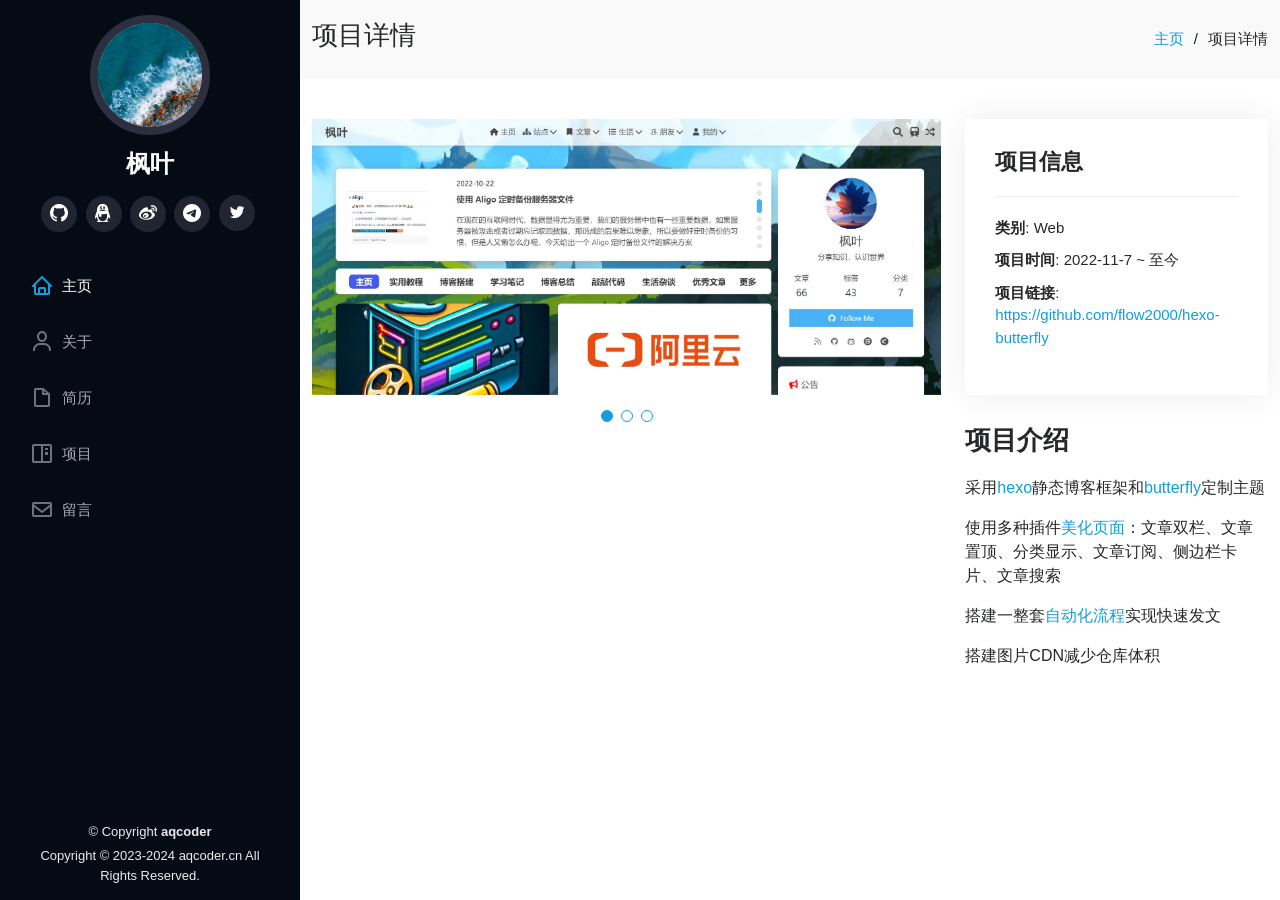
<file: portfolio-6-details.html>
<!DOCTYPE html>
<html lang="en">

<head>
  <meta charset="utf-8">
  <meta content="width=device-width, initial-scale=1.0" name="viewport">

  <title>项目详情</title>
  <meta content="欢迎来到我项目介绍！在这里，您可以了解我的项目详细情况" name="description">
  <meta content="项目介绍,Hexo静态博客框架、Butterfly定制主题,美化页面,文章双栏,文章置顶,分类显示,文章订阅,侧边栏卡片,文章搜索,自动化流程,快速发文,图片CDN,仓库体积" name="keywords">

  <link href="assets/img/favicon.png" rel="icon">
  <link href="assets/img/apple-touch-icon.png" rel="apple-touch-icon">

  <link href="assets/vendor/aos/aos.css" rel="stylesheet">
  <link href="assets/vendor/bootstrap/css/bootstrap.min.css" rel="stylesheet">
  <link href="assets/vendor/bootstrap-icons/bootstrap-icons.css" rel="stylesheet">
  <link href="assets/vendor/boxicons/css/boxicons.min.css" rel="stylesheet">
  <link href="assets/vendor/glightbox/css/glightbox.min.css" rel="stylesheet">
  <link href="assets/vendor/swiper/swiper-bundle.min.css" rel="stylesheet">

  <link href="assets/css/style.css" rel="stylesheet">

</head>

<body>

  <i class="bi bi-list mobile-nav-toggle d-xl-none"></i>

  <header id="header">
    <div class="d-flex flex-column">

      <div class="profile">
        <img src="assets/img/profile-img.jpg" alt="avatar" class="img-fluid rounded-circle">
        <h1 class="text-light"><a href="index.html">枫叶</a></h1>
        <div class="social-links mt-3 text-center">
          <a href="https://github.com/flow2000" target="_blank" class="github"><i class="bi bi-github"></i></a>
          <a href="https://res.abeim.cn/api/qq/?qq=1982989137" target="_blank" class="tencent-qq"><i
              class="bi bi-tencent-qq"></i></a>
          <a href="https://weibo.com/flow2000" target="_blank" class="weibo"><i class="bi bi-sina-weibo"></i></a>
          <a href="https://t.me/xingyueya" target="_blank" class="telegram"><i class="bi bi-telegram"></i></a>
          <a href="https://twitter.com/flow_fengye" target="_blank" class="twitter"><i class="bx bxl-twitter"></i></a>
        </div>
      </div>

      <nav id="navbar" class="nav-menu navbar">
        <ul>
          <li><a href="index.html#hero" class="nav-link scrollto active"><i class="bx bx-home"></i> <span>主页</span></a>
          </li>
          <li><a href="index.html#about" class="nav-link scrollto"><i class="bx bx-user"></i> <span>关于</span></a></li>
          <li><a href="index.html#resume" class="nav-link scrollto"><i class="bx bx-file-blank"></i> <span>简历</span></a>
          </li>
          <li><a href="index.html#portfolio" class="nav-link scrollto"><i class="bx bx-book-content"></i>
              <span>项目</span></a></li>
          <li><a href="index.html#contact" class="nav-link scrollto"><i class="bx bx-envelope"></i> <span>留言</span></a>
          </li>
        </ul>
      </nav>
    </div>
  </header>

  <main id="main">

    <section id="breadcrumbs" class="breadcrumbs">
      <div class="container">

        <div class="d-flex justify-content-between align-items-center">
          <h2>项目详情</h2>
          <ol>
            <li><a href="index.html">主页</a></li>
            <li>项目详情</li>
          </ol>
        </div>

      </div>
    </section>

    <section id="portfolio-details" class="portfolio-details">
      <div class="container">

        <div class="row gy-4">

          <div class="col-lg-8">
            <div class="portfolio-details-slider swiper">
              <div class="swiper-wrapper align-items-center">

                <div class="swiper-slide">
                  <img src="assets/img/portfolio-6-details/portfolio-details-1.jpg" alt="博客"
                    >
                </div>

                <div class="swiper-slide">
                  <img src="assets/img/portfolio-6-details/portfolio-details-2.jpg" alt="博客"
                    >
                </div>

                <div class="swiper-slide">
                  <img src="assets/img/portfolio-6-details/portfolio-details-3.jpg" alt="博客"
                    >
                </div>

              </div>
              <div class="swiper-pagination"></div>
            </div>
          </div>

          <div class="col-lg-4">
            <div class="portfolio-info">
              <h3>项目信息</h3>
              <ul>
                <li><strong>类别</strong>: Web</li>
                <li><strong>项目时间</strong>: 2022-11-7 ~ 至今</li>
                <li><strong>项目链接</strong>: <a href="https://github.com/flow2000/hexo-butterfly"
                    target="_blank">https://github.com/flow2000/hexo-butterfly</a></li>
              </ul>
            </div>
            <div class="portfolio-description">
              <h2>项目介绍</h2>
              <p>
                采用<a href="https://hexo.io/zh-cn/" target="_blank">hexo</a>静态博客框架和<a href="https://butterfly.js.org/" target="_blank">butterfly</a>定制主题
              </p>
              <p>
                使用多种插件<a href="https://blog.aqcoder.cn/posts/447d/" target="_blank">美化页面</a>：文章双栏、文章置顶、分类显示、文章订阅、侧边栏卡片、文章搜索
              </p>
              <p>
                搭建一整套<a href="https://blog.aqcoder.cn/posts/a24c5846/" target="_blank">自动化流程</a>实现快速发文
              </p>
              <p>
                搭建图片CDN减少仓库体积
              </p>
            </div>
          </div>

        </div>

      </div>
    </section>

  </main>

  <footer id="footer">
    <div class="container">
      <div class="copyright">
        &copy; Copyright <strong><span>aqcoder</span></strong>
      </div>
      <div class="copyright">
        Copyright © 2023-2024 aqcoder.cn All Rights Reserved.
      </div>
    </div>
  </footer>

  <a href="#" class="back-to-top d-flex align-items-center justify-content-center"><i
      class="bi bi-arrow-up-short"></i></a>

  <script src="assets/vendor/purecounter/purecounter_vanilla.js"></script>
  <script src="assets/vendor/aos/aos.js"></script>
  <script src="assets/vendor/bootstrap/js/bootstrap.bundle.min.js"></script>
  <script src="assets/vendor/glightbox/js/glightbox.min.js"></script>
  <script src="assets/vendor/isotope-layout/isotope.pkgd.min.js"></script>
  <script src="assets/vendor/swiper/swiper-bundle.min.js"></script>
  <script src="assets/vendor/typed.js/typed.min.js"></script>
  <script src="assets/vendor/waypoints/noframework.waypoints.js"></script>

  <script src="assets/js/main.js"></script>

</body>

</html>
</file>
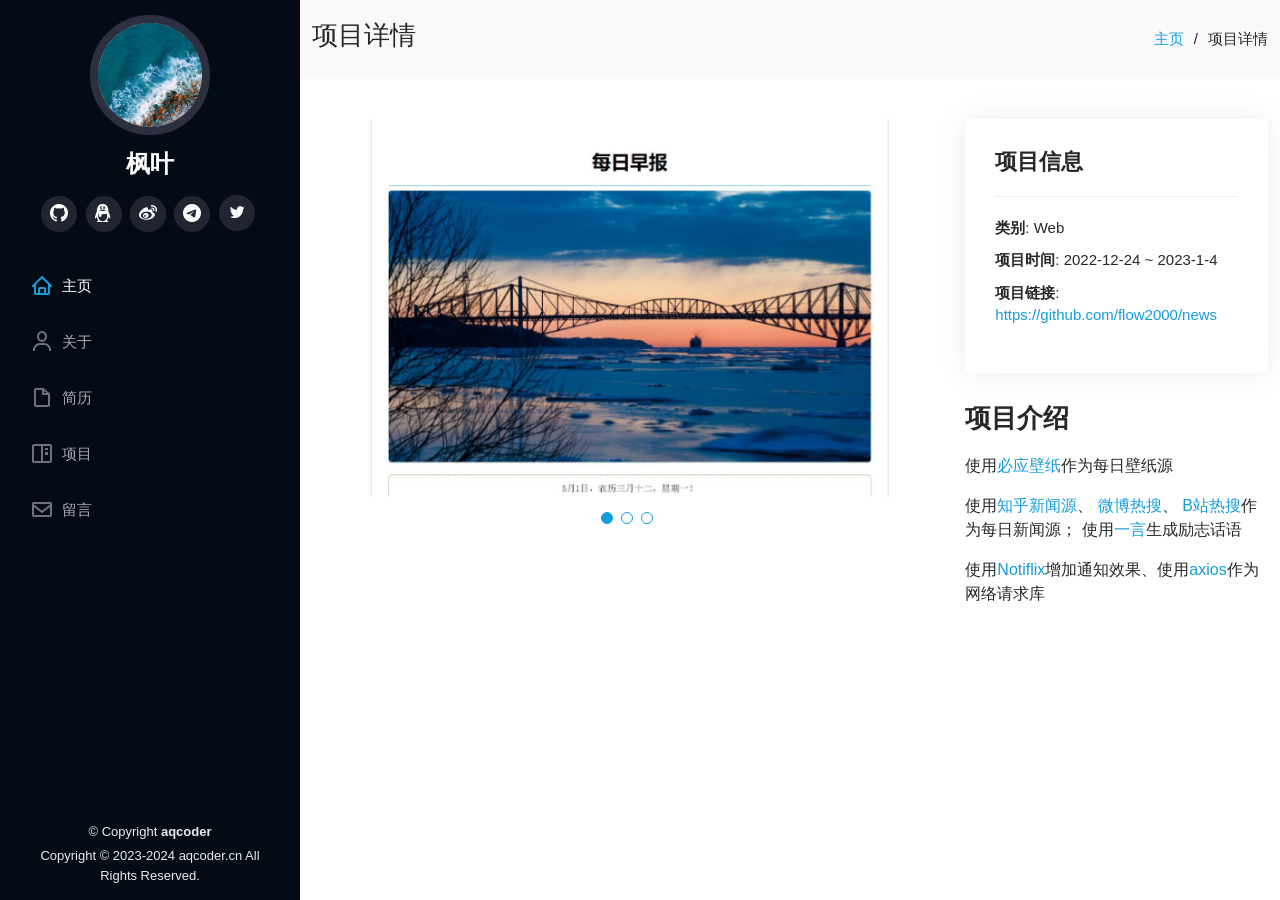
<file: portfolio-7-details.html>
<!DOCTYPE html>
<html lang="en">

<head>
  <meta charset="utf-8">
  <meta content="width=device-width, initial-scale=1.0" name="viewport">

  <title>项目详情</title>
  <meta content="欢迎来到我项目介绍！在这里，您可以了解我的项目详细情况" name="description">
  <meta content="项目介绍,必应壁纸,每日壁纸源,知乎新闻源,微博热搜,B站热搜,每日新闻源,一言,励志话语,Notiflix,通知效果,axios,网络请求库" name="keywords">

  <link href="assets/img/favicon.png" rel="icon">
  <link href="assets/img/apple-touch-icon.png" rel="apple-touch-icon">

  <link href="assets/vendor/aos/aos.css" rel="stylesheet">
  <link href="assets/vendor/bootstrap/css/bootstrap.min.css" rel="stylesheet">
  <link href="assets/vendor/bootstrap-icons/bootstrap-icons.css" rel="stylesheet">
  <link href="assets/vendor/boxicons/css/boxicons.min.css" rel="stylesheet">
  <link href="assets/vendor/glightbox/css/glightbox.min.css" rel="stylesheet">
  <link href="assets/vendor/swiper/swiper-bundle.min.css" rel="stylesheet">

  <link href="assets/css/style.css" rel="stylesheet">

</head>

<body>

  <i class="bi bi-list mobile-nav-toggle d-xl-none"></i>

  <header id="header">
    <div class="d-flex flex-column">

      <div class="profile">
        <img src="assets/img/profile-img.jpg" alt="avatar" class="img-fluid rounded-circle">
        <h1 class="text-light"><a href="index.html">枫叶</a></h1>
        <div class="social-links mt-3 text-center">
          <a href="https://github.com/flow2000" target="_blank" class="github"><i class="bi bi-github"></i></a>
          <a href="https://res.abeim.cn/api/qq/?qq=1982989137" target="_blank" class="tencent-qq"><i
              class="bi bi-tencent-qq"></i></a>
          <a href="https://weibo.com/flow2000" target="_blank" class="weibo"><i class="bi bi-sina-weibo"></i></a>
          <a href="https://t.me/xingyueya" target="_blank" class="telegram"><i class="bi bi-telegram"></i></a>
          <a href="https://twitter.com/flow_fengye" target="_blank" class="twitter"><i class="bx bxl-twitter"></i></a>
        </div>
      </div>

      <nav id="navbar" class="nav-menu navbar">
        <ul>
          <li><a href="index.html#hero" class="nav-link scrollto active"><i class="bx bx-home"></i> <span>主页</span></a>
          </li>
          <li><a href="index.html#about" class="nav-link scrollto"><i class="bx bx-user"></i> <span>关于</span></a></li>
          <li><a href="index.html#resume" class="nav-link scrollto"><i class="bx bx-file-blank"></i> <span>简历</span></a>
          </li>
          <li><a href="index.html#portfolio" class="nav-link scrollto"><i class="bx bx-book-content"></i>
              <span>项目</span></a></li>
          <li><a href="index.html#contact" class="nav-link scrollto"><i class="bx bx-envelope"></i> <span>留言</span></a>
          </li>
        </ul>
      </nav>
    </div>
  </header>

  <main id="main">

    <section id="breadcrumbs" class="breadcrumbs">
      <div class="container">

        <div class="d-flex justify-content-between align-items-center">
          <h2>项目详情</h2>
          <ol>
            <li><a href="index.html">主页</a></li>
            <li>项目详情</li>
          </ol>
        </div>

      </div>
    </section>

    <section id="portfolio-details" class="portfolio-details">
      <div class="container">

        <div class="row gy-4">

          <div class="col-lg-8">
            <div class="portfolio-details-slider swiper">
              <div class="swiper-wrapper align-items-center">

                <div class="swiper-slide">
                  <img src="assets/img/portfolio-7-details/portfolio-details-1.jpg" alt="每日早报"
                    >
                </div>

                <div class="swiper-slide">
                  <img src="assets/img/portfolio-7-details/portfolio-details-2.jpg" alt="每日早报"
                    >
                </div>

                <div class="swiper-slide">
                  <img src="assets/img/portfolio-7-details/portfolio-details-3.jpg" alt="每日早报"
                    >
                </div>

              </div>
              <div class="swiper-pagination"></div>
            </div>
          </div>

          <div class="col-lg-4">
            <div class="portfolio-info">
              <h3>项目信息</h3>
              <ul>
                <li><strong>类别</strong>: Web</li>
                <li><strong>项目时间</strong>: 2022-12-24 ~ 2023-1-4</li>
                <li><strong>项目链接</strong>: <a href="https://github.com/flow2000/news"
                    target="_blank">https://github.com/flow2000/news</a></li>
              </ul>
            </div>
            <div class="portfolio-description">
              <h2>项目介绍</h2>
              <p>
                使用<a href="https://github.com/flow2000/bing-wallpaper-api/" target="_blank">必应壁纸</a>作为每日壁纸源
              </p>
              <p>
                使用<a href="https://github.com/flow2000/news/blob/2a4200f65909b9203efab6925f470dcc3b3a7768/sixty_api/sixty_api.py#L7" target="_blank">知乎新闻源</a>、
                <a href="https://github.com/flow2000/news/blob/2a4200f65909b9203efab6925f470dcc3b3a7768/weibo_api/weibo_api.py#L5" target="_blank">微博热搜</a>、
                <a href="https://github.com/flow2000/news/blob/2a4200f65909b9203efab6925f470dcc3b3a7768/bili_api/bili_api.py#L4" target="_blank">B站热搜</a>作为每日新闻源；
                使用<a href="https://v1.hitokoto.cn/?c=k" target="_blank">一言</a>生成励志话语
              </p>
              使用<a href="https://notiflix.github.io/" target="_blank">Notiflix</a>增加通知效果、使用<a href="https://www.axios-http.cn/" target="_blank">axios</a>作为网络请求库
            </div>
          </div>

        </div>

      </div>
    </section>

  </main>

  <footer id="footer">
    <div class="container">
      <div class="copyright">
        &copy; Copyright <strong><span>aqcoder</span></strong>
      </div>
      <div class="copyright">
        Copyright © 2023-2024 aqcoder.cn All Rights Reserved.
      </div>
    </div>
  </footer>

  <a href="#" class="back-to-top d-flex align-items-center justify-content-center"><i
      class="bi bi-arrow-up-short"></i></a>

  <script src="assets/vendor/purecounter/purecounter_vanilla.js"></script>
  <script src="assets/vendor/aos/aos.js"></script>
  <script src="assets/vendor/bootstrap/js/bootstrap.bundle.min.js"></script>
  <script src="assets/vendor/glightbox/js/glightbox.min.js"></script>
  <script src="assets/vendor/isotope-layout/isotope.pkgd.min.js"></script>
  <script src="assets/vendor/swiper/swiper-bundle.min.js"></script>
  <script src="assets/vendor/typed.js/typed.min.js"></script>
  <script src="assets/vendor/waypoints/noframework.waypoints.js"></script>

  <script src="assets/js/main.js"></script>

</body>

</html>
</file>
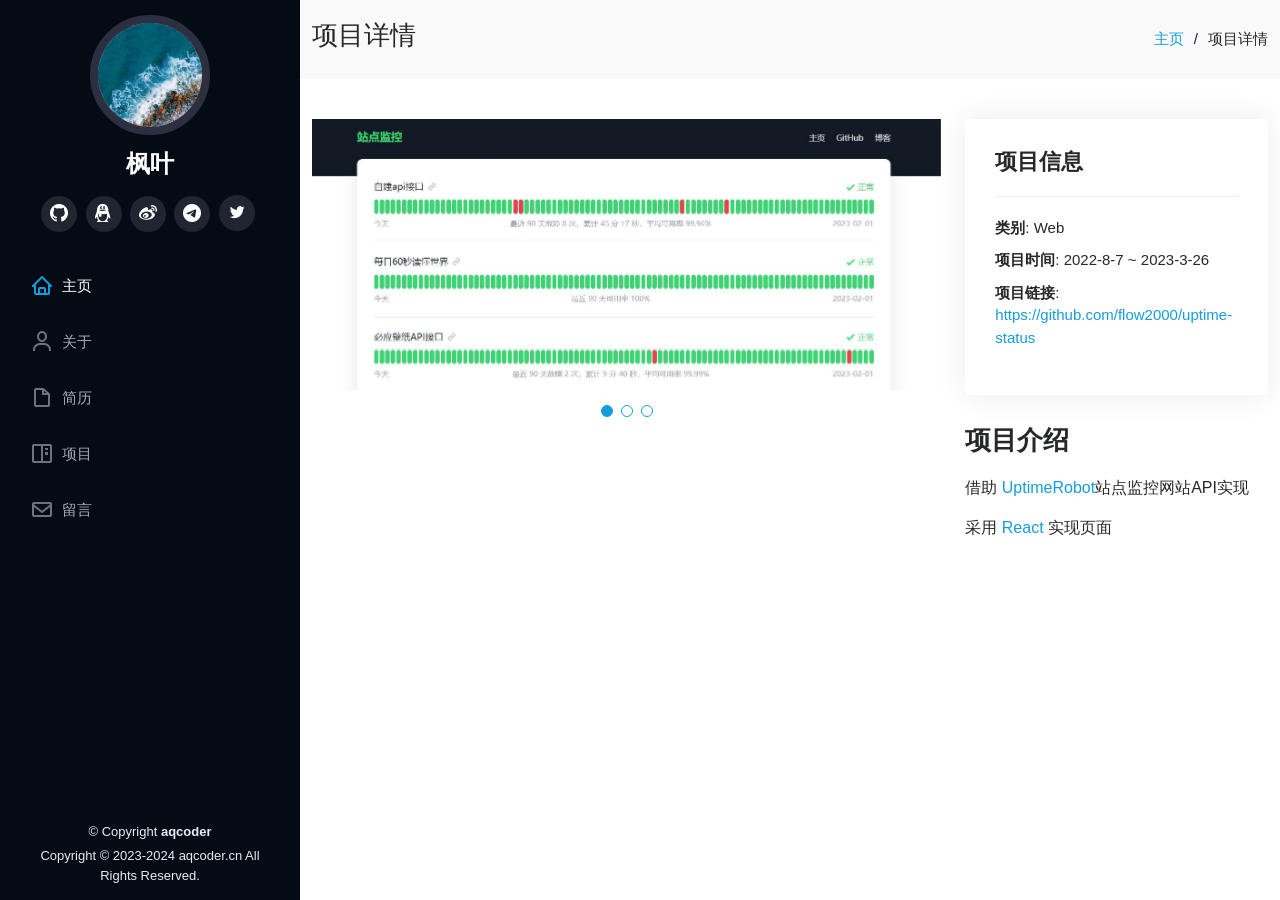
<file: portfolio-8-details.html>
<!DOCTYPE html>
<html lang="en">

<head>
  <meta charset="utf-8">
  <meta content="width=device-width, initial-scale=1.0" name="viewport">

  <title>项目详情</title>
  <meta content="欢迎来到我项目介绍！在这里，您可以了解我的项目详细情况" name="description">
  <meta content="项目介绍,UptimeRobot,站点监控,网站API,React,页面实现" name="keywords">

  <link href="assets/img/favicon.png" rel="icon">
  <link href="assets/img/apple-touch-icon.png" rel="apple-touch-icon">

  <link href="assets/vendor/aos/aos.css" rel="stylesheet">
  <link href="assets/vendor/bootstrap/css/bootstrap.min.css" rel="stylesheet">
  <link href="assets/vendor/bootstrap-icons/bootstrap-icons.css" rel="stylesheet">
  <link href="assets/vendor/boxicons/css/boxicons.min.css" rel="stylesheet">
  <link href="assets/vendor/glightbox/css/glightbox.min.css" rel="stylesheet">
  <link href="assets/vendor/swiper/swiper-bundle.min.css" rel="stylesheet">

  <link href="assets/css/style.css" rel="stylesheet">

</head>

<body>

  <i class="bi bi-list mobile-nav-toggle d-xl-none"></i>

  <header id="header">
    <div class="d-flex flex-column">

      <div class="profile">
        <img src="assets/img/profile-img.jpg" alt="avatar" class="img-fluid rounded-circle">
        <h1 class="text-light"><a href="index.html">枫叶</a></h1>
        <div class="social-links mt-3 text-center">
          <a href="https://github.com/flow2000" target="_blank" class="github"><i class="bi bi-github"></i></a>
          <a href="https://res.abeim.cn/api/qq/?qq=1982989137" target="_blank" class="tencent-qq"><i
              class="bi bi-tencent-qq"></i></a>
          <a href="https://weibo.com/flow2000" target="_blank" class="weibo"><i class="bi bi-sina-weibo"></i></a>
          <a href="https://t.me/xingyueya" target="_blank" class="telegram"><i class="bi bi-telegram"></i></a>
          <a href="https://twitter.com/flow_fengye" target="_blank" class="twitter"><i class="bx bxl-twitter"></i></a>
        </div>
      </div>

      <nav id="navbar" class="nav-menu navbar">
        <ul>
          <li><a href="index.html#hero" class="nav-link scrollto active"><i class="bx bx-home"></i> <span>主页</span></a>
          </li>
          <li><a href="index.html#about" class="nav-link scrollto"><i class="bx bx-user"></i> <span>关于</span></a></li>
          <li><a href="index.html#resume" class="nav-link scrollto"><i class="bx bx-file-blank"></i> <span>简历</span></a>
          </li>
          <li><a href="index.html#portfolio" class="nav-link scrollto"><i class="bx bx-book-content"></i>
              <span>项目</span></a></li>
          <li><a href="index.html#contact" class="nav-link scrollto"><i class="bx bx-envelope"></i> <span>留言</span></a>
          </li>
        </ul>
      </nav>
    </div>
  </header>

  <main id="main">

    <section id="breadcrumbs" class="breadcrumbs">
      <div class="container">

        <div class="d-flex justify-content-between align-items-center">
          <h2>项目详情</h2>
          <ol>
            <li><a href="index.html">主页</a></li>
            <li>项目详情</li>
          </ol>
        </div>

      </div>
    </section>

    <section id="portfolio-details" class="portfolio-details">
      <div class="container">

        <div class="row gy-4">

          <div class="col-lg-8">
            <div class="portfolio-details-slider swiper">
              <div class="swiper-wrapper align-items-center">

                <div class="swiper-slide">
                  <img src="assets/img/portfolio-8-details/portfolio-details-1.jpg" alt="站点监控"
                    >
                </div>

                <div class="swiper-slide">
                  <img src="assets/img/portfolio-8-details/portfolio-details-2.jpg" alt="站点监控"
                    >
                </div>

                <div class="swiper-slide">
                  <img src="assets/img/portfolio-8-details/portfolio-details-3.jpg" alt="站点监控"
                    >
                </div>

              </div>
              <div class="swiper-pagination"></div>
            </div>
          </div>

          <div class="col-lg-4">
            <div class="portfolio-info">
              <h3>项目信息</h3>
              <ul>
                <li><strong>类别</strong>: Web</li>
                <li><strong>项目时间</strong>: 2022-8-7 ~ 2023-3-26</li>
                <li><strong>项目链接</strong>: <a href="https://github.com/flow2000/uptime-status"
                    target="_blank">https://github.com/flow2000/uptime-status</a></li>
              </ul>
            </div>
            <div class="portfolio-description">
              <h2>项目介绍</h2>
              <p>
                借助 <a href="https://uptimerobot.com/" target="_blank">UptimeRobot</a>站点监控网站API实现
              </p>
              <p>
                采用 <a href="https://react.docschina.org/" target="_blank">React</a> 实现页面
              </p>
              
            </div>
          </div>

        </div>

      </div>
    </section>

  </main>

  <footer id="footer">
    <div class="container">
      <div class="copyright">
        &copy; Copyright <strong><span>aqcoder</span></strong>
      </div>
      <div class="copyright">
        Copyright © 2023-2024 aqcoder.cn All Rights Reserved.
      </div>
    </div>
  </footer>

  <a href="#" class="back-to-top d-flex align-items-center justify-content-center"><i
      class="bi bi-arrow-up-short"></i></a>

  <script src="assets/vendor/purecounter/purecounter_vanilla.js"></script>
  <script src="assets/vendor/aos/aos.js"></script>
  <script src="assets/vendor/bootstrap/js/bootstrap.bundle.min.js"></script>
  <script src="assets/vendor/glightbox/js/glightbox.min.js"></script>
  <script src="assets/vendor/isotope-layout/isotope.pkgd.min.js"></script>
  <script src="assets/vendor/swiper/swiper-bundle.min.js"></script>
  <script src="assets/vendor/typed.js/typed.min.js"></script>
  <script src="assets/vendor/waypoints/noframework.waypoints.js"></script>

  <script src="assets/js/main.js"></script>

</body>

</html>
</file>
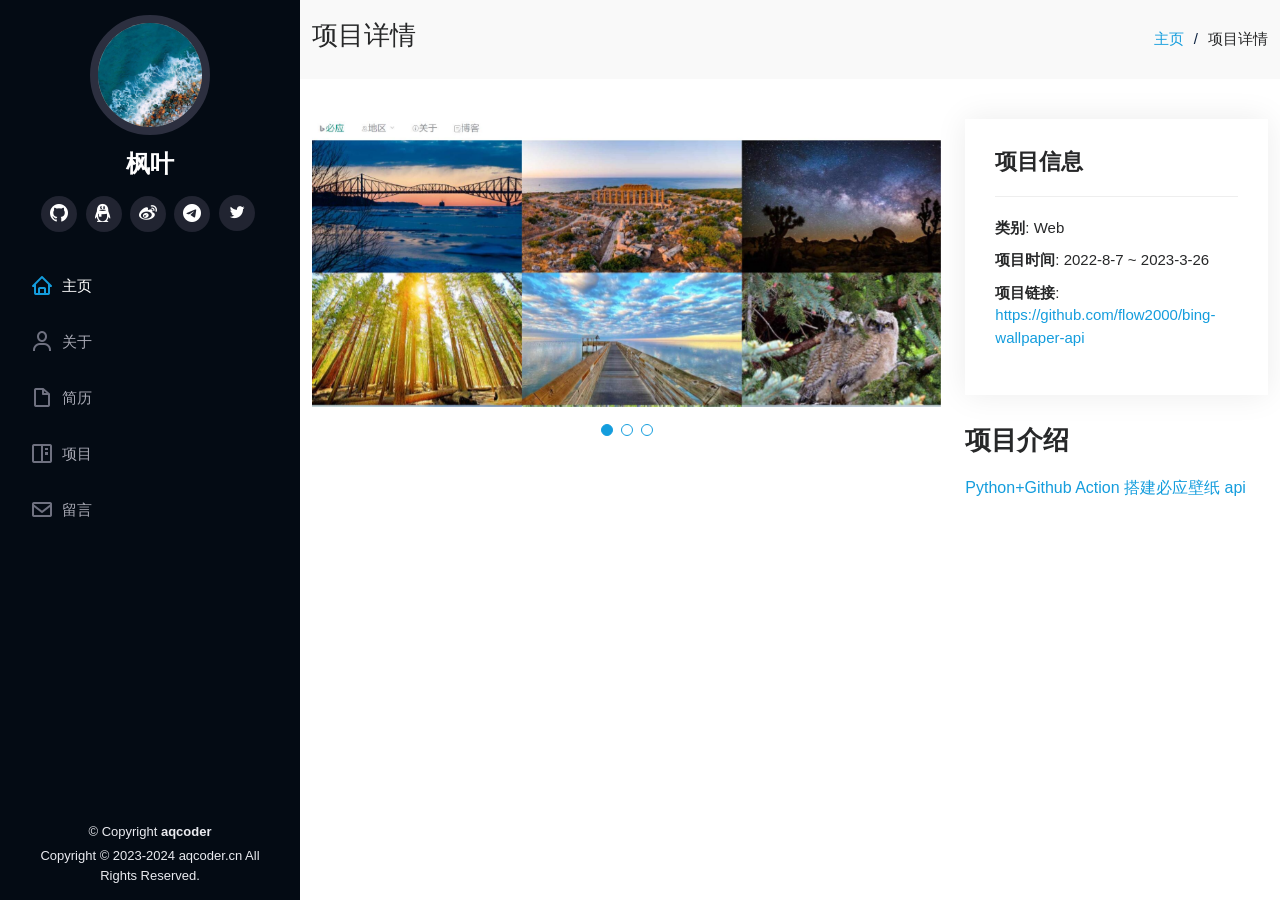
<file: portfolio-9-details.html>
<!DOCTYPE html>
<html lang="en">

<head>
  <meta charset="utf-8">
  <meta content="width=device-width, initial-scale=1.0" name="viewport">

  <title>项目详情</title>
  <meta content="欢迎来到我项目介绍！在这里，您可以了解我的项目详细情况" name="description">
  <meta content="项目介绍,Python,Github Action,必应壁纸api,壁纸,必应高清壁纸下载,各国必应壁纸下载,必应每日壁纸下载,Bing壁纸,Bing高清壁纸,微软Bing每日壁纸,必应每日壁纸下载,Bing壁纸API,React,页面实现,API接口,随机壁纸,壁纸JSON数据,壁纸数量,Vercel部署,Docker部署,手动触发Action" name="keywords">

  <link href="assets/img/favicon.png" rel="icon">
  <link href="assets/img/apple-touch-icon.png" rel="apple-touch-icon">

  <link href="assets/vendor/aos/aos.css" rel="stylesheet">
  <link href="assets/vendor/bootstrap/css/bootstrap.min.css" rel="stylesheet">
  <link href="assets/vendor/bootstrap-icons/bootstrap-icons.css" rel="stylesheet">
  <link href="assets/vendor/boxicons/css/boxicons.min.css" rel="stylesheet">
  <link href="assets/vendor/glightbox/css/glightbox.min.css" rel="stylesheet">
  <link href="assets/vendor/swiper/swiper-bundle.min.css" rel="stylesheet">

  <link href="assets/css/style.css" rel="stylesheet">

</head>

<body>

  <i class="bi bi-list mobile-nav-toggle d-xl-none"></i>

  <header id="header">
    <div class="d-flex flex-column">

      <div class="profile">
        <img src="assets/img/profile-img.jpg" alt="avatar" class="img-fluid rounded-circle">
        <h1 class="text-light"><a href="index.html">枫叶</a></h1>
        <div class="social-links mt-3 text-center">
          <a href="https://github.com/flow2000" target="_blank" class="github"><i class="bi bi-github"></i></a>
          <a href="https://res.abeim.cn/api/qq/?qq=1982989137" target="_blank" class="tencent-qq"><i
              class="bi bi-tencent-qq"></i></a>
          <a href="https://weibo.com/flow2000" target="_blank" class="weibo"><i class="bi bi-sina-weibo"></i></a>
          <a href="https://t.me/xingyueya" target="_blank" class="telegram"><i class="bi bi-telegram"></i></a>
          <a href="https://twitter.com/flow_fengye" target="_blank" class="twitter"><i class="bx bxl-twitter"></i></a>
        </div>
      </div>

      <nav id="navbar" class="nav-menu navbar">
        <ul>
          <li><a href="index.html#hero" class="nav-link scrollto active"><i class="bx bx-home"></i> <span>主页</span></a>
          </li>
          <li><a href="index.html#about" class="nav-link scrollto"><i class="bx bx-user"></i> <span>关于</span></a></li>
          <li><a href="index.html#resume" class="nav-link scrollto"><i class="bx bx-file-blank"></i> <span>简历</span></a>
          </li>
          <li><a href="index.html#portfolio" class="nav-link scrollto"><i class="bx bx-book-content"></i>
              <span>项目</span></a></li>
          <li><a href="index.html#contact" class="nav-link scrollto"><i class="bx bx-envelope"></i> <span>留言</span></a>
          </li>
        </ul>
      </nav>
    </div>
  </header>

  <main id="main">

    <section id="breadcrumbs" class="breadcrumbs">
      <div class="container">

        <div class="d-flex justify-content-between align-items-center">
          <h2>项目详情</h2>
          <ol>
            <li><a href="index.html">主页</a></li>
            <li>项目详情</li>
          </ol>
        </div>

      </div>
    </section>

    <section id="portfolio-details" class="portfolio-details">
      <div class="container">

        <div class="row gy-4">

          <div class="col-lg-8">
            <div class="portfolio-details-slider swiper">
              <div class="swiper-wrapper align-items-center">

                <div class="swiper-slide">
                  <img src="assets/img/portfolio-9-details/portfolio-details-1.jpg" alt="壁纸下载站"
                    >
                </div>

                <div class="swiper-slide">
                  <img src="assets/img/portfolio-9-details/portfolio-details-2.jpg" alt="壁纸下载站"
                    >
                </div>

                <div class="swiper-slide">
                  <img src="assets/img/portfolio-9-details/portfolio-details-3.jpg" alt="壁纸下载站"
                    >
                </div>

              </div>
              <div class="swiper-pagination"></div>
            </div>
          </div>

          <div class="col-lg-4">
            <div class="portfolio-info">
              <h3>项目信息</h3>
              <ul>
                <li><strong>类别</strong>: Web</li>
                <li><strong>项目时间</strong>: 2022-8-7 ~ 2023-3-26</li>
                <li><strong>项目链接</strong>: <a href="https://github.com/flow2000/bing-wallpaper-api"
                    target="_blank">https://github.com/flow2000/bing-wallpaper-api</a></li>
              </ul>
            </div>
            <div class="portfolio-description">
              <h2>项目介绍</h2>
              <p>
                <a href="https://blog.aqcoder.cn/posts/af9f/" target="_blank">Python+Github Action 搭建必应壁纸 api</a>
              </p>
              
            </div>
          </div>

        </div>

      </div>
    </section>

  </main>

  <footer id="footer">
    <div class="container">
      <div class="copyright">
        &copy; Copyright <strong><span>aqcoder</span></strong>
      </div>
      <div class="copyright">
        Copyright © 2023-2024 aqcoder.cn All Rights Reserved.
      </div>
    </div>
  </footer>

  <a href="#" class="back-to-top d-flex align-items-center justify-content-center"><i
      class="bi bi-arrow-up-short"></i></a>

  <script src="assets/vendor/purecounter/purecounter_vanilla.js"></script>
  <script src="assets/vendor/aos/aos.js"></script>
  <script src="assets/vendor/bootstrap/js/bootstrap.bundle.min.js"></script>
  <script src="assets/vendor/glightbox/js/glightbox.min.js"></script>
  <script src="assets/vendor/isotope-layout/isotope.pkgd.min.js"></script>
  <script src="assets/vendor/swiper/swiper-bundle.min.js"></script>
  <script src="assets/vendor/typed.js/typed.min.js"></script>
  <script src="assets/vendor/waypoints/noframework.waypoints.js"></script>

  <script src="assets/js/main.js"></script>

</body>

</html>
</file>
<file: assets/css/style.css>
body {
  font-family: "Open Sans", sans-serif;
  color: #272829;
}

a {
  color: #149ddd;
  text-decoration: none;
}

a:hover {
  color: #37b3ed;
  text-decoration: none;
}

h1,
h2,
h3,
h4,
h5,
h6 {
  font-family: "Raleway", sans-serif;
}

/*--------------------------------------------------------------
# Back to top button
--------------------------------------------------------------*/
.back-to-top {
  position: fixed;
  visibility: hidden;
  opacity: 0;
  right: 15px;
  bottom: 15px;
  z-index: 996;
  background: #149ddd;
  width: 40px;
  height: 40px;
  border-radius: 50px;
  transition: all 0.4s;
}

.back-to-top i {
  font-size: 28px;
  color: #fff;
  line-height: 0;
}

.back-to-top:hover {
  background: #2eafec;
  color: #fff;
}

.back-to-top.active {
  visibility: visible;
  opacity: 1;
}

/*--------------------------------------------------------------
# Header
--------------------------------------------------------------*/
#header {
  position: fixed;
  top: 0;
  left: 0;
  bottom: 0;
  width: 300px;
  transition: all ease-in-out 0.5s;
  z-index: 9997;
  transition: all 0.5s;
  padding: 0 15px;
  background: #040b14;
  overflow-y: auto;
}

#header .profile img {
  margin: 15px auto;
  display: block;
  width: 120px;
  border: 8px solid #2c2f3f;
}

#header .profile h1 {
  font-size: 24px;
  margin: 0;
  padding: 0;
  font-weight: 600;
  -moz-text-align-last: center;
  text-align-last: center;
  font-family: "Poppins", sans-serif;
}

#header .profile h1 a,
#header .profile h1 a:hover {
  color: #fff;
  text-decoration: none;
}

#header .profile .social-links a {
  font-size: 18px;
  display: inline-block;
  background: #212431;
  color: #fff;
  line-height: 1;
  padding: 8px 0;
  margin-right: 4px;
  border-radius: 50%;
  text-align: center;
  width: 36px;
  height: 36px;
  transition: 0.3s;
}

#header .profile .social-links a:hover {
  background: #149ddd;
  color: #fff;
  text-decoration: none;
}

#main {
  margin-left: 300px;
}

@media (max-width: 1199px) {
  #header {
    left: -300px;
  }

  #main {
    margin-left: 0;
  }
}

/*--------------------------------------------------------------
# Navigation Menu
--------------------------------------------------------------*/
/* Desktop Navigation */
.nav-menu {
  padding: 30px 0 0 0;
}

.nav-menu * {
  margin: 0;
  padding: 0;
  list-style: none;
}

.nav-menu>ul>li {
  position: relative;
  white-space: nowrap;
}

.nav-menu a,
.nav-menu a:focus {
  display: flex;
  align-items: center;
  color: #a8a9b4;
  padding: 12px 15px;
  margin-bottom: 8px;
  transition: 0.3s;
  font-size: 15px;
}

.nav-menu a i,
.nav-menu a:focus i {
  font-size: 24px;
  padding-right: 8px;
  color: #6f7180;
}

.nav-menu a:hover,
.nav-menu .active,
.nav-menu .active:focus,
.nav-menu li:hover>a {
  text-decoration: none;
  color: #fff;
}

.nav-menu a:hover i,
.nav-menu .active i,
.nav-menu .active:focus i,
.nav-menu li:hover>a i {
  color: #149ddd;
}

/* Mobile Navigation */
.mobile-nav-toggle {
  position: fixed;
  right: 15px;
  top: 15px;
  z-index: 9998;
  border: 0;
  font-size: 24px;
  transition: all 0.4s;
  outline: none !important;
  background-color: #149ddd;
  color: #fff;
  width: 40px;
  height: 40px;
  display: inline-flex;
  align-items: center;
  justify-content: center;
  line-height: 0;
  border-radius: 50px;
  cursor: pointer;
}

.mobile-nav-active {
  overflow: hidden;
}

.mobile-nav-active #header {
  left: 0;
}

/*--------------------------------------------------------------
# Hero Section
--------------------------------------------------------------*/
#hero {
  width: 100%;
  height: 100vh;
  background: url("https://api.bimg.cc/today") top center;
  background-size: cover;
}

#hero:before {
  content: "";
  background: rgba(5, 13, 24, 0.3);
  position: absolute;
  bottom: 0;
  top: 0;
  left: 0;
  right: 0;
  z-index: 1;
}

#hero .hero-container {
  position: relative;
  z-index: 2;
  min-width: 300px;
}

#hero h1 {
  margin: 0 0 10px 0;
  font-size: 64px;
  font-weight: 700;
  line-height: 56px;
  color: #fff;
}

#hero p {
  color: #fff;
  margin-bottom: 50px;
  font-size: 26px;
  font-family: "Poppins", sans-serif;
}

#hero p span {
  color: #fff;
  padding-bottom: 4px;
  letter-spacing: 1px;
  border-bottom: 3px solid #149ddd;
}

@media (min-width: 1024px) {
  #hero {
    background-attachment: fixed;
  }
}

@media (max-width: 768px) {
  #hero h1 {
    font-size: 28px;
    line-height: 36px;
  }

  #hero h2 {
    font-size: 18px;
    line-height: 24px;
    margin-bottom: 30px;
  }
}

/*--------------------------------------------------------------
# Sections General
--------------------------------------------------------------*/
section {
  padding: 60px 0;
  overflow: hidden;
}

.section-bg {
  background: #f5f8fd;
}

.section-title {
  padding-bottom: 30px;
}

.section-title h2 {
  font-size: 32px;
  font-weight: bold;
  margin-bottom: 20px;
  padding-bottom: 20px;
  position: relative;
  color: #173b6c;
}

.section-title h2::after {
  content: "";
  position: absolute;
  display: block;
  width: 50px;
  height: 3px;
  background: #149ddd;
  bottom: 0;
  left: 0;
}

.section-title p {
  margin-bottom: 0;
}

/*--------------------------------------------------------------
# 关于
--------------------------------------------------------------*/
.about .content h3 {
  font-weight: 700;
  font-size: 26px;
  color: #173b6c;
}

.about .content ul {
  list-style: none;
  padding: 0;
}

.about .content ul li {
  margin-bottom: 20px;
  display: flex;
  align-items: center;
}

.about .content ul strong {
  margin-right: 10px;
}

.about .content ul i {
  font-size: 16px;
  margin-right: 5px;
  color: #149ddd;
  line-height: 0;
}

.about .content p:last-child {
  margin-bottom: 0;
}

/*--------------------------------------------------------------
# Facts
--------------------------------------------------------------*/
.facts {
  padding-bottom: 30px;
}

.facts .count-box {
  padding: 30px;
  width: 100%;
}

.facts .count-box i {
  display: block;
  font-size: 44px;
  color: #149ddd;
  float: left;
  line-height: 0;
}

.facts .count-box span {
  font-size: 48px;
  line-height: 40px;
  display: block;
  font-weight: 700;
  color: #050d18;
  margin-left: 60px;
}

.facts .count-box p {
  padding: 15px 0 0 0;
  margin: 0 0 0 60px;
  font-family: "Raleway", sans-serif;
  font-size: 14px;
  color: #122f57;
}

.facts .count-box a {
  font-weight: 600;
  display: block;
  margin-top: 20px;
  color: #122f57;
  font-size: 15px;
  font-family: "Poppins", sans-serif;
  transition: ease-in-out 0.3s;
}

.facts .count-box a:hover {
  color: #1f5297;
}

/*--------------------------------------------------------------
# Akills
--------------------------------------------------------------*/
.skills .progress {
  height: 60px;
  display: block;
  background: none;
  border-radius: 0;
}

.skills .progress .skill {
  padding: 0;
  margin: 0 0 6px 0;
  text-transform: uppercase;
  display: block;
  font-weight: 600;
  font-family: "Poppins", sans-serif;
  color: #050d18;
}

.skills .progress .skill .val {
  float: right;
  font-style: normal;
}

.skills .progress-bar-wrap {
  background: #dce8f8;
  height: 10px;
}

.skills .progress-bar {
  width: 1px;
  height: 10px;
  transition: 0.9s;
  background-color: #149ddd;
}

/*--------------------------------------------------------------
# 简历
--------------------------------------------------------------*/
.resume .resume-title {
  font-size: 26px;
  font-weight: 700;
  margin-top: 20px;
  margin-bottom: 20px;
  color: #050d18;
}

.resume .resume-item {
  padding: 0 0 20px 20px;
  margin-top: -2px;
  border-left: 2px solid #1f5297;
  position: relative;
}

.resume .resume-item h4 {
  line-height: 18px;
  font-size: 18px;
  font-weight: 600;
  text-transform: uppercase;
  font-family: "Poppins", sans-serif;
  color: #050d18;
  margin-bottom: 10px;
}

.resume .resume-item h5 {
  font-size: 16px;
  background: #e4edf9;
  padding: 5px 15px;
  display: inline-block;
  font-weight: 600;
  margin-bottom: 10px;
}

.resume .resume-item ul {
  padding-left: 20px;
}

.resume .resume-item ul li {
  padding-bottom: 10px;
}

.resume .resume-item:last-child {
  padding-bottom: 0;
}

.resume .resume-item::before {
  content: "";
  position: absolute;
  width: 16px;
  height: 16px;
  border-radius: 50px;
  left: -9px;
  top: 0;
  background: #fff;
  border: 2px solid #1f5297;
}

/*--------------------------------------------------------------
# 项目
--------------------------------------------------------------*/
.portfolio .portfolio-item {
  margin-bottom: 30px;
}

.portfolio #portfolio-flters {
  padding: 0;
  margin: 0 auto 35px auto;
  list-style: none;
  text-align: center;
  background: #fff;
  border-radius: 50px;
  padding: 2px 15px;
}

.portfolio #portfolio-flters li {
  cursor: pointer;
  display: inline-block;
  padding: 10px 15px 8px 15px;
  font-size: 14px;
  font-weight: 600;
  line-height: 1;
  text-transform: uppercase;
  color: #272829;
  margin-bottom: 5px;
  transition: all 0.3s ease-in-out;
}

.portfolio #portfolio-flters li:hover,
.portfolio #portfolio-flters li.filter-active {
  color: #149ddd;
}

.portfolio #portfolio-flters li:last-child {
  margin-right: 0;
}

.portfolio .portfolio-wrap {
  transition: 0.3s;
  position: relative;
  overflow: hidden;
  z-index: 1;
}

.portfolio .portfolio-wrap::before {
  content: "";
  background: rgba(255, 255, 255, 0.5);
  position: absolute;
  left: 0;
  right: 0;
  top: 0;
  bottom: 0;
  transition: all ease-in-out 0.3s;
  z-index: 2;
  opacity: 0;
}

.portfolio .portfolio-wrap .portfolio-links {
  opacity: 1;
  left: 0;
  right: 0;
  bottom: -60px;
  z-index: 3;
  position: absolute;
  transition: all ease-in-out 0.3s;
  display: flex;
  justify-content: center;
}

.portfolio .portfolio-wrap .portfolio-links a {
  color: #fff;
  font-size: 28px;
  text-align: center;
  background: rgba(20, 157, 221, 0.75);
  transition: 0.3s;
  width: 50%;
}

.portfolio .portfolio-wrap .portfolio-links a:hover {
  background: rgba(20, 157, 221, 0.95);
}

.portfolio .portfolio-wrap .portfolio-links a+a {
  border-left: 1px solid #37b3ed;
}

.portfolio .portfolio-wrap:hover::before {
  top: 0;
  left: 0;
  right: 0;
  bottom: 0;
  opacity: 1;
}

.portfolio .portfolio-wrap:hover .portfolio-links {
  opacity: 1;
  bottom: 0;
}

/*--------------------------------------------------------------
# 项目 Details
--------------------------------------------------------------*/
.portfolio-details {
  padding-top: 40px;
}

.portfolio-details .portfolio-details-slider img {
  width: 100%;
}

.portfolio-details .portfolio-details-slider .swiper-pagination {
  margin-top: 20px;
  position: relative;
}

.portfolio-details .portfolio-details-slider .swiper-pagination .swiper-pagination-bullet {
  width: 12px;
  height: 12px;
  background-color: #fff;
  opacity: 1;
  border: 1px solid #149ddd;
}

.portfolio-details .portfolio-details-slider .swiper-pagination .swiper-pagination-bullet-active {
  background-color: #149ddd;
}

.portfolio-details .portfolio-info {
  padding: 30px;
  box-shadow: 0px 0 30px rgba(5, 13, 24, 0.08);
}

.portfolio-details .portfolio-info h3 {
  font-size: 22px;
  font-weight: 700;
  margin-bottom: 20px;
  padding-bottom: 20px;
  border-bottom: 1px solid #eee;
}

.portfolio-details .portfolio-info ul {
  list-style: none;
  padding: 0;
  font-size: 15px;
}

.portfolio-details .portfolio-info ul li+li {
  margin-top: 10px;
}

.portfolio-details .portfolio-description {
  padding-top: 30px;
}

.portfolio-details .portfolio-description h2 {
  font-size: 26px;
  font-weight: 700;
  margin-bottom: 20px;
}

.portfolio-details .portfolio-description p {
  padding: 0;
}


/*--------------------------------------------------------------
# 留言
--------------------------------------------------------------*/
.contact {
  padding-bottom: 130px;
}

.contact .info {
  padding: 30px;
  background: #fff;
  width: 100%;
  box-shadow: 0 0 24px 0 rgba(0, 0, 0, 0.12);
}

.contact .info i {
  font-size: 20px;
  color: #149ddd;
  float: left;
  width: 44px;
  height: 44px;
  background: #dff3fc;
  display: flex;
  justify-content: center;
  align-items: center;
  border-radius: 50px;
  transition: all 0.3s ease-in-out;
}

.contact .info h4 {
  padding: 0 0 0 60px;
  font-size: 22px;
  font-weight: 600;
  margin-bottom: 5px;
  color: #050d18;
}

.contact .info p {
  padding: 0 0 10px 60px;
  margin-bottom: 20px;
  font-size: 14px;
  color: #173b6c;
}

.contact .info .email p {
  padding-top: 5px;
}

.contact .info .social-links {
  padding-left: 60px;
}

.contact .info .social-links a {
  font-size: 18px;
  display: inline-block;
  background: #333;
  color: #fff;
  line-height: 1;
  padding: 8px 0;
  border-radius: 50%;
  text-align: center;
  width: 36px;
  height: 36px;
  transition: 0.3s;
  margin-right: 10px;
}

.contact .info .social-links a:hover {
  background: #149ddd;
  color: #fff;
}

.contact .info .email:hover i,
.contact .info .phone:hover i {
  background: #149ddd;
  color: #fff;
}

.tk-admin-warn{
  display: none;
}
/*--------------------------------------------------------------
# Breadcrumbs
--------------------------------------------------------------*/
.breadcrumbs {
  padding: 20px 0;
  background: #f9f9f9;
}

.breadcrumbs h2 {
  font-size: 26px;
  font-weight: 300;
}

.breadcrumbs ol {
  display: flex;
  flex-wrap: wrap;
  list-style: none;
  padding: 0;
  margin: 0;
  font-size: 15px;
}

.breadcrumbs ol li+li {
  padding-left: 10px;
}

.breadcrumbs ol li+li::before {
  display: inline-block;
  padding-right: 10px;
  color: #0e2442;
  content: "/";
}

@media (max-width: 768px) {
  .breadcrumbs .d-flex {
    display: block !important;
  }

  .breadcrumbs ol {
    display: block;
  }

  .breadcrumbs ol li {
    display: inline-block;
  }
}

#footer {
  padding: 15px;
  color: #f4f6fd;
  font-size: 14px;
  position: fixed;
  left: 0;
  bottom: 0;
  width: 300px;
  z-index: 9999;
  background: #040b14;
}

#footer .copyright {
  text-align: center;
}

#footer .copyright {
  padding-top: 5px;
  text-align: center;
  font-size: 13px;
  color: #eaebf0;
}

@media (max-width: 1199px) {
  #footer {
    position: static;
    width: auto;
    padding-right: 20px 15px;
  }
}
</file>
